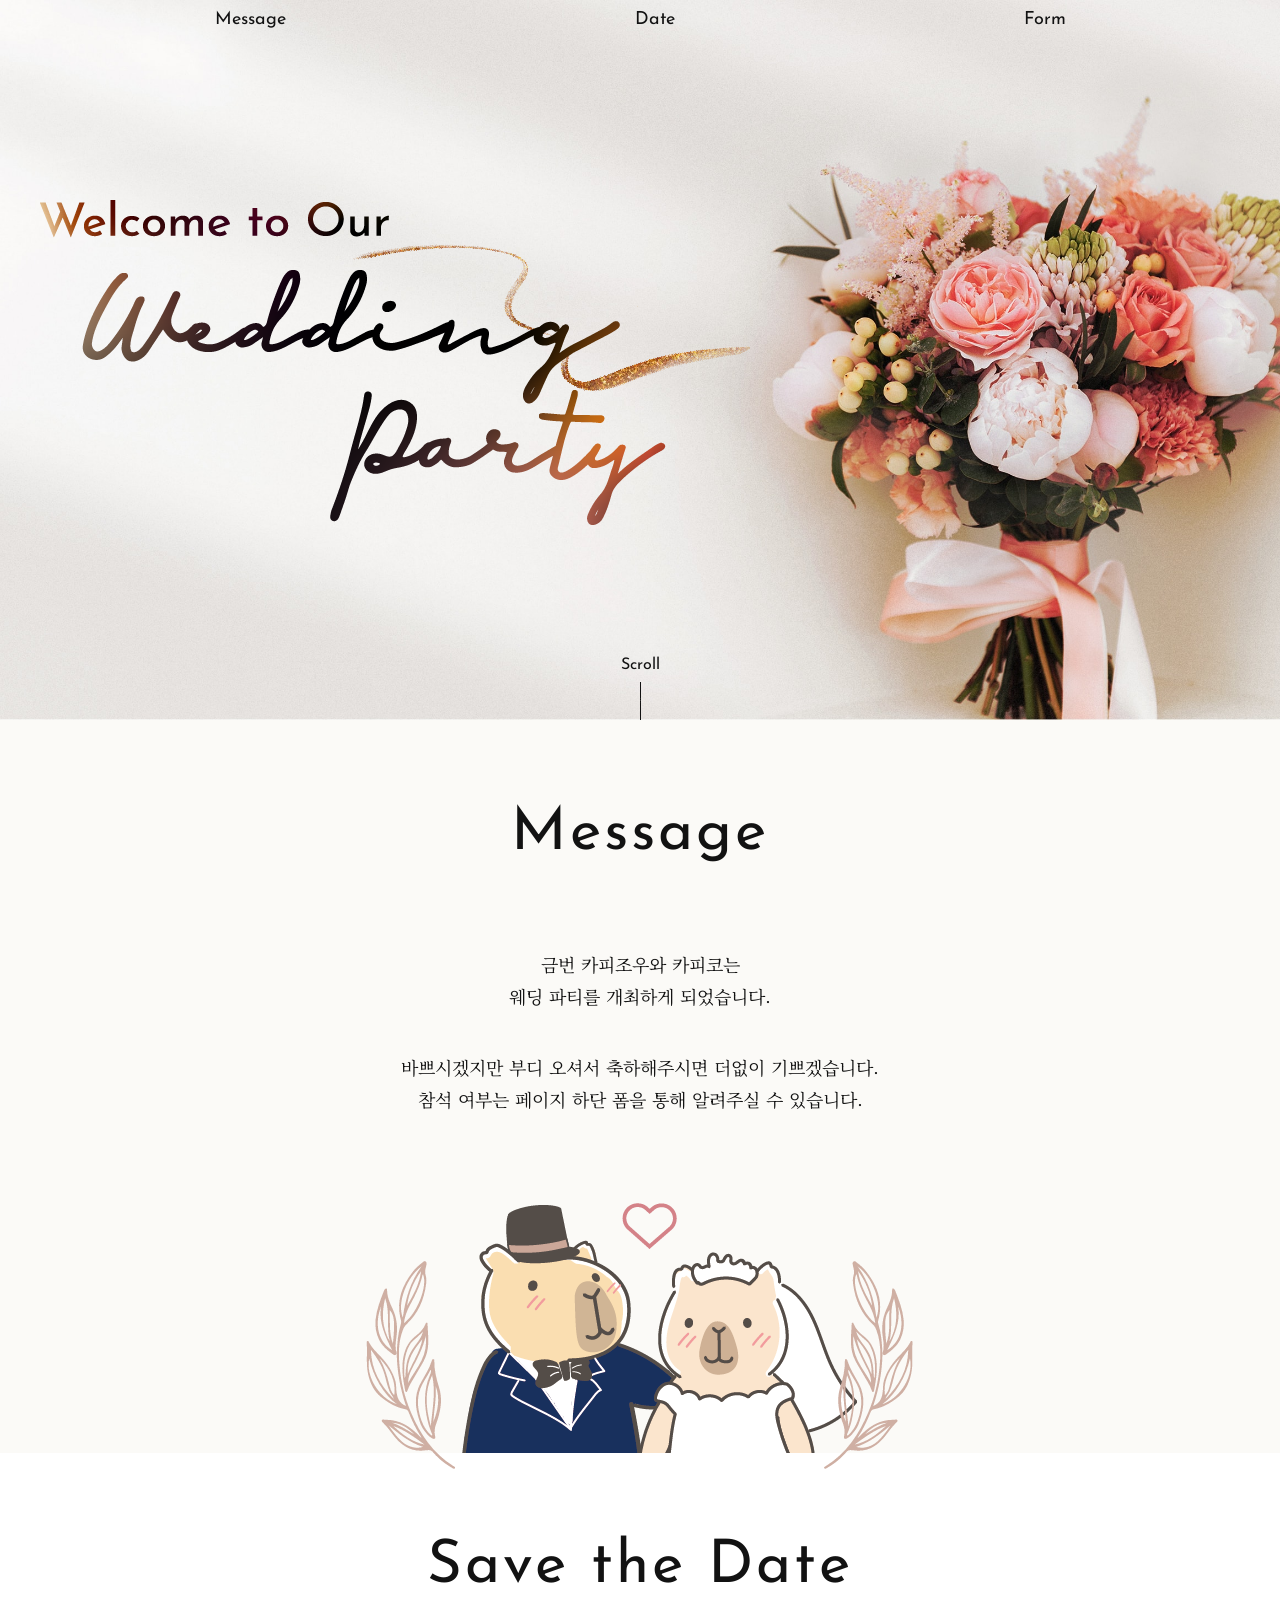
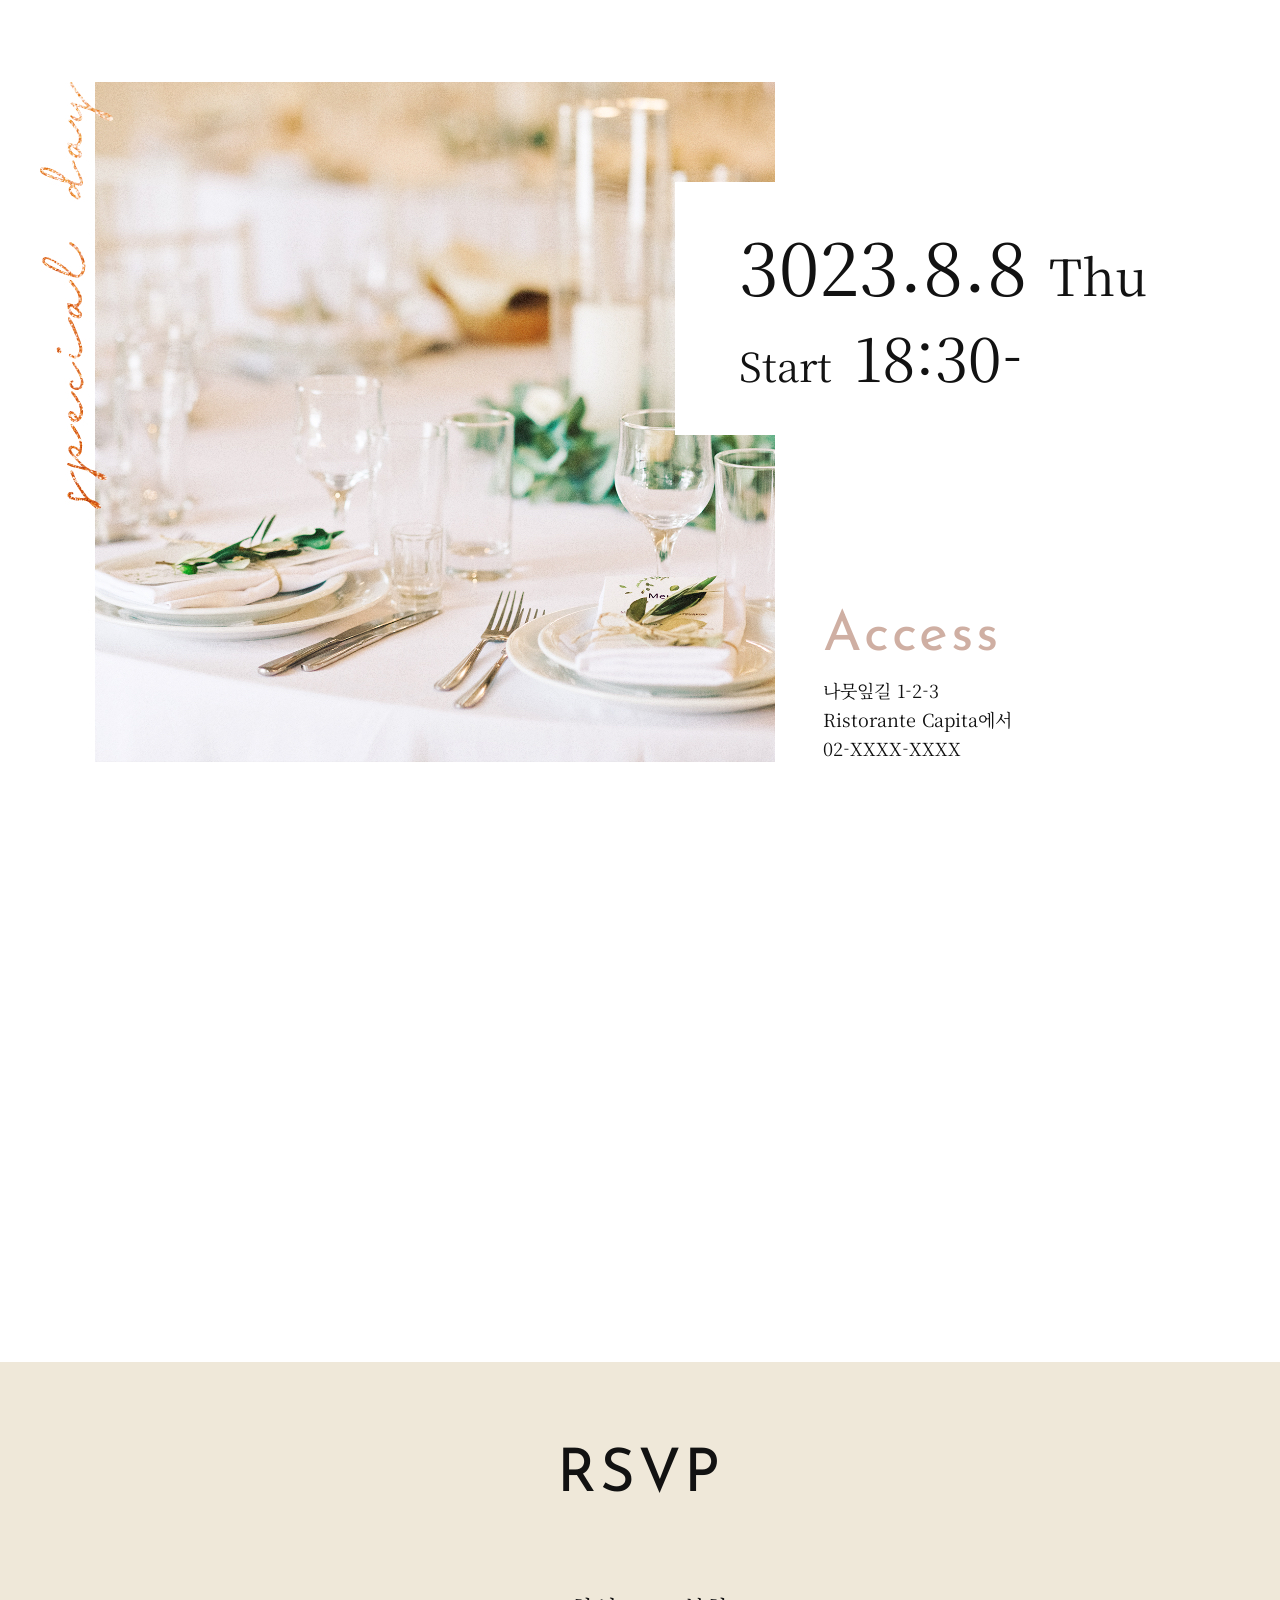
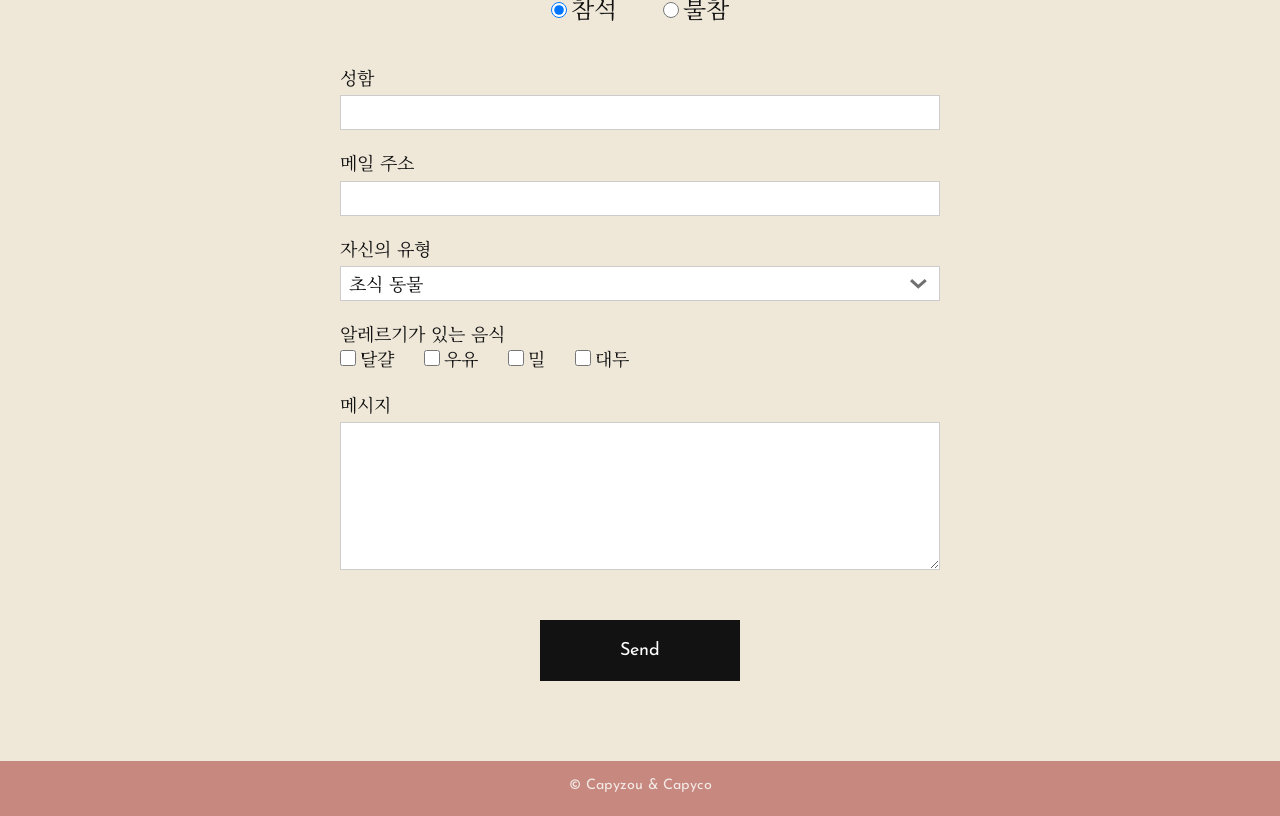
<file: work/index.html>
<!DOCTYPE html>
<html lang="ko">
  <head>
    <meta charset="UTF-8">
    <link rel="stylesheet" href="css/reset.css">
    <link rel="preconnect" href="https://fonts.googleapis.com">
    <link rel="preconnect" href="https://fonts.gstatic.com" crossorigin>
    <link href="https://fonts.googleapis.com/css2?family=Josefin+Sans&family=Noto+Serif+KR&display=swap" rel="stylesheet">
    <link rel="stylesheet" href="css/style.css">
    <title>Wedding Party Invitation</title>
  </head>
  <body>
    <header>
      <div class="innerWrap">
        <h1>
          <img src="images/hero_text.png" alt="Welcome to Our Wedding Party">
        </h1>
        <nav>
          <ul class="ffJosefin">
            <li><a href="#msgArea">Message</a></li>
            <li><a href="#dateArea">Date</a></li>
            <li><a href="#formArea">Form</a></li>
          </ul>
        </nav>
        <p class="scroll ffJosefin">Scroll<br><img src="images/bar.png" alt=""></p>
      </div>
    </header>
    <main>
      <section class="msgSec" id="msgArea">
        <div class="innerWrap">
          <h2 class="ffJosefin">Message</h2>
          <p>
            금번 카피조우와 카피코는<br>
            웨딩 파티를 개최하게 되었습니다.<br>
          </p>
          <p>
            바쁘시겠지만 부디 오셔서 축하해주시면 더없이 기쁘겠습니다.<br>
            참석 여부는 페이지 하단 폼을 통해 알려주실 수 있습니다.<br>
          </p>
          <p class="illust"><img src="images/message_img.png" alt="카피조우와 카피코"></p>
        </div>
      </section>
      <section class="dateSec" id="dateArea">
        <div class="innerWrap">
          <h2 class="ffJosefin">Save the Date</h2>
          <div class="layoutWrap">
            <p><img src="images/date_img.jpg" alt=""></p>
            <div>
              <p class="dateDetailSec">
                3023.8.8 <span class="word1">Thu</span><br>
                <span class="word2">Start</span> <span class="word3">18:30-</span>
              </p>
              <section class="accessSec">
                <h3 class="ffJosefin">Access</h3>
                <p>
                  나뭇잎길 1-2-3<br>
                  Ristorante Capita에서<br>
                  02-XXXX-XXXX<br>
                </p>
              </section>
            </div>
          </div>
        </div>
      </section>
      <section class="formSec" id="formArea">
        <div class="innerWrap">
          <h2 class="ffJosefin">RSVP</h2>
          <form action="" method="">
            <p class="attendRadio">
              <label><input type="radio" name="attend" value="참석" checked="checked">참석</label>
              <label><input type="radio" name="attend" value="불참">불참</label>
            </p>
            <p>
              성함<input type="text" name="user_name">
            </p>
            <p>
              메일 주소<input type="email" name="user_mail">
            </p>
            <p>
              자신의 유형
              <select name="user_type">
                <option value="초식 동물">초식 동물</option>
                <option value="육식 동물">육식 동물</option>
                <option value="인간">인간</option>
              </select>
            </p>
            <p class="allergyCheck">
              알레르기가 있는 음식<br>
              <label><input type="checkbox" name="allergy" value="달걀">달걀</label>
              <label><input type="checkbox" name="allergy" value="우유">우유</label>
              <label><input type="checkbox" name="allergy" value="밀">밀</label>
              <label><input type="checkbox" name="allergy" value="대두">대두</label>
            </p>
            <p>
              메시지
              <textarea name="message"></textarea>
            </p>
            <p class="submitBtn">
              <input type="submit" value="Send" class="ffJosefin">
            </p>
          </form>
        </div>
      </section>
    </main>
    <footer class="ffJosefin">
      <p><small>© Capyzou & Capyco</small></p>
    </footer>
  </body>
</html>
</file>
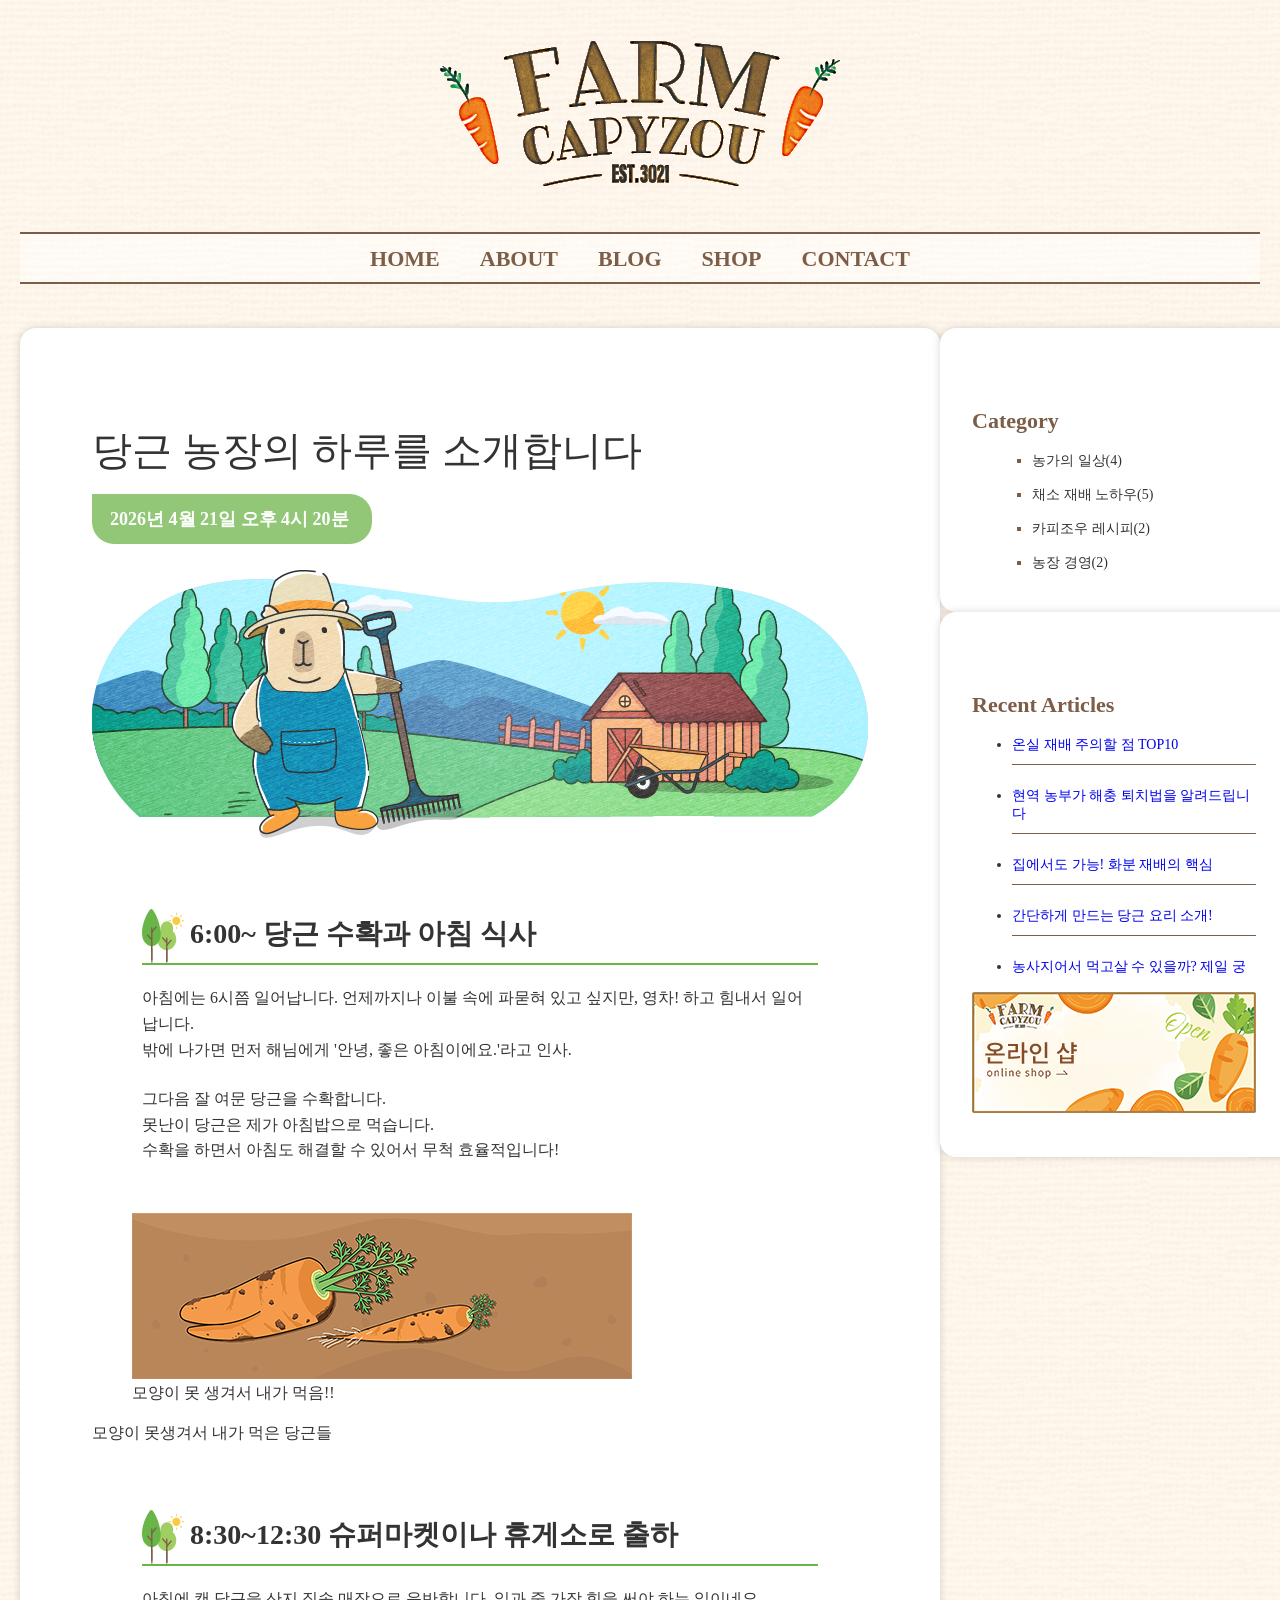
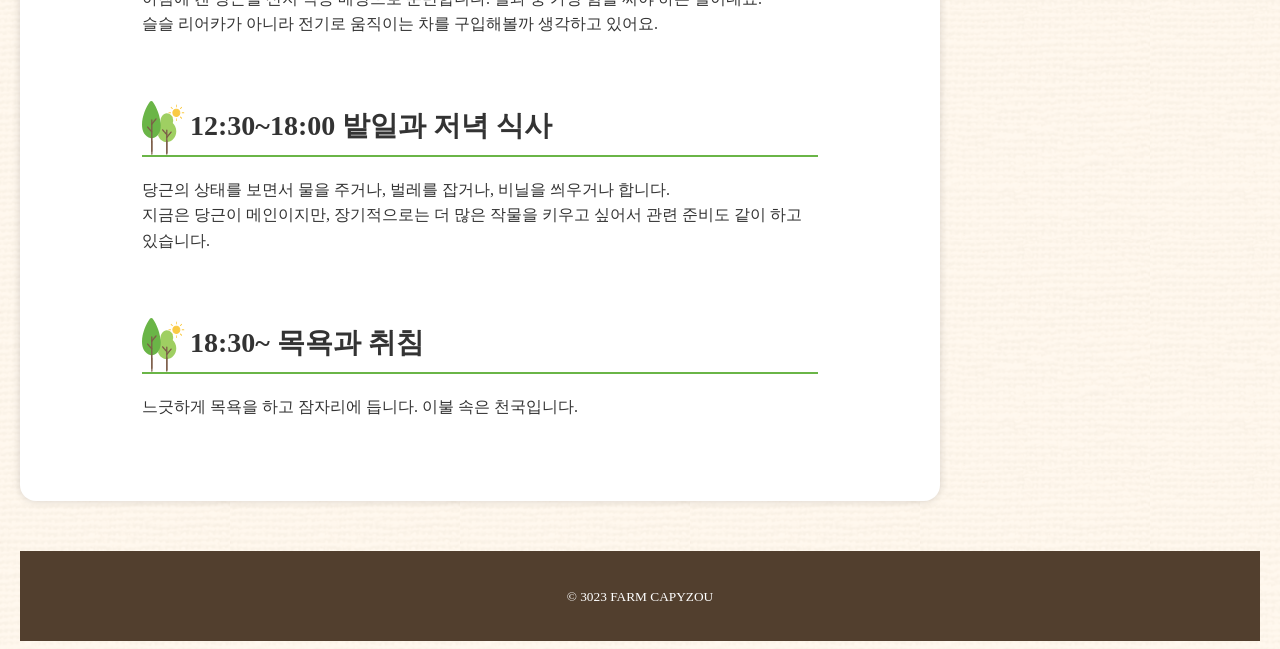
<file: capizou.html>
<!doctype html>
<html lang="ko">
  <head>
    <meta charset="UTF-8" />
    <link rel="stylesheet" href="./CSS/style.css" />
    <title>FARM CAPYZOU</title>
  </head>
  <body>
    <header>
      <h1><img src="./assets/logo.png" alt="FARM CAPYZOU" /></h1>
      <nav>
        <ul>
          <li><a href="#">HOME</a></li>
          <li><a href="#">ABOUT</a></li>
          <li><a href="#">BLOG</a></li>
          <li><a href="#">SHOP</a></li>
          <li><a href="#">CONTACT</a></li>
        </ul>
      </nav>
    </header>
    <div>
      <main>
        <article>
          <h2>당근 농장의 하루를 소개합니다</h2>
          <p class="postdate">
            <time datetime="2026-04-21T16:20">
              2026년 4월 21일 오후 4시 20분
            </time>
          </p>
          <p class="eyecatch">
            <!-- 사용자의 시선을 잡는 아이캐치 -->
            <img src="./assets/eyecatch.png" alt="농원에 있는 카피조우 그림" />
          </p>
          <section>
          <h3>6:00~ 당근 수확과 아침 식사</h3>
          <p>
            아침에는 6시쯤 일어납니다. 언제까지나 이불 속에 파묻혀 있고 싶지만,
            영차! 하고 힘내서 일어납니다.<br />밖에 나가면 먼저 해님에게 '안녕,
            좋은 아침이에요.'라고 인사.
          </p>

          <p>
            그다음 잘 여문 당근을 수확합니다.<br />
            못난이 당근은 제가 아침밥으로 먹습니다.<br />
            수확을 하면서 아침도 해결할 수 있어서 무척 효율적입니다!<br />
          </p>
          </section>
         
          <figure>
            <img src="./assets/carrots.png" alt="못난이 당근 그림" />
            <figcaption>모양이 못 생겨서 내가 먹음!!</figcaption>
          </figure>
          <p>모양이 못생겨서 내가 먹은 당근들</p>
          
          <section>
          <h3>8:30~12:30 슈퍼마켓이나 휴게소로 출하</h3>
          <p>
            아침에 캔 당근을 산지 직송 매장으로 운반합니다. 일과 중 가장 힘을
            써야 하는 일이네요.<br />슬슬 리어카가 아니라 전기로 움직이는 차를
            구입해볼까 생각하고 있어요.
          </p>
          </section>
          
          <section>
          <h3>12:30~18:00 밭일과 저녁 식사</h3>
          <p>
            당근의 상태를 보면서 물을 주거나, 벌레를 잡거나, 비닐을 씌우거나
            합니다.<br />지금은 당근이 메인이지만, 장기적으로는 더 많은 작물을
            키우고 싶어서 관련 준비도 같이 하고 있습니다.
          </p>
          </section>
          
          <section>
          <h3>18:30~ 목욕과 취침</h3>
          <p>느긋하게 목욕을 하고 잠자리에 듭니다. 이불 속은 천국입니다.</p>
          </section>
        </article>
      </main>

      <aside>
        <nav class="categoryNav">
          <h2>Category</h2>
          <ul>
            <li><a href="#">농가의 일상(4)</a></li>
            <li><a href="#">채소 재배 노하우(5)</a></li>
            <li><a href="#">카피조우 레시피(2)</a></li>
            <li><a href="#">농장 경영(2)</a></li>
          </ul>
        </nav>
        <nav class="recentNav">
        <h2>Recent Articles</h2>
        <ul>
          <li><a href="#">온실 재배 주의할 점 TOP10</a></li>
          <li><a href="#">현역 농부가 해충 퇴치법을 알려드립니다</a></li>
          <li><a href="#">집에서도 가능! 화분 재배의 핵심</a></li>
          <li><a href="#">간단하게 만드는 당근 요리 소개!</a></li>
          <li>
            <a href="#"
              >농사지어서 먹고살 수 있을까? 제일 궁금해하는 연 수입 대공개</a
            >
          </li>
          <li><a href="#">안녕하세요. FARM CAPYZOU입니다.</a></li>
        </ul>
        <p>
          <a href="#"
            ><img src="./assets/side_banner.png" alt="온라인 샵 배너"
          /></a>
        </p>
        </nav>
      </aside>
    </div>
    <footer>
      <p><small>© 3023 FARM CAPYZOU</small></p>
    </footer>
  </body>
</html>
</file>
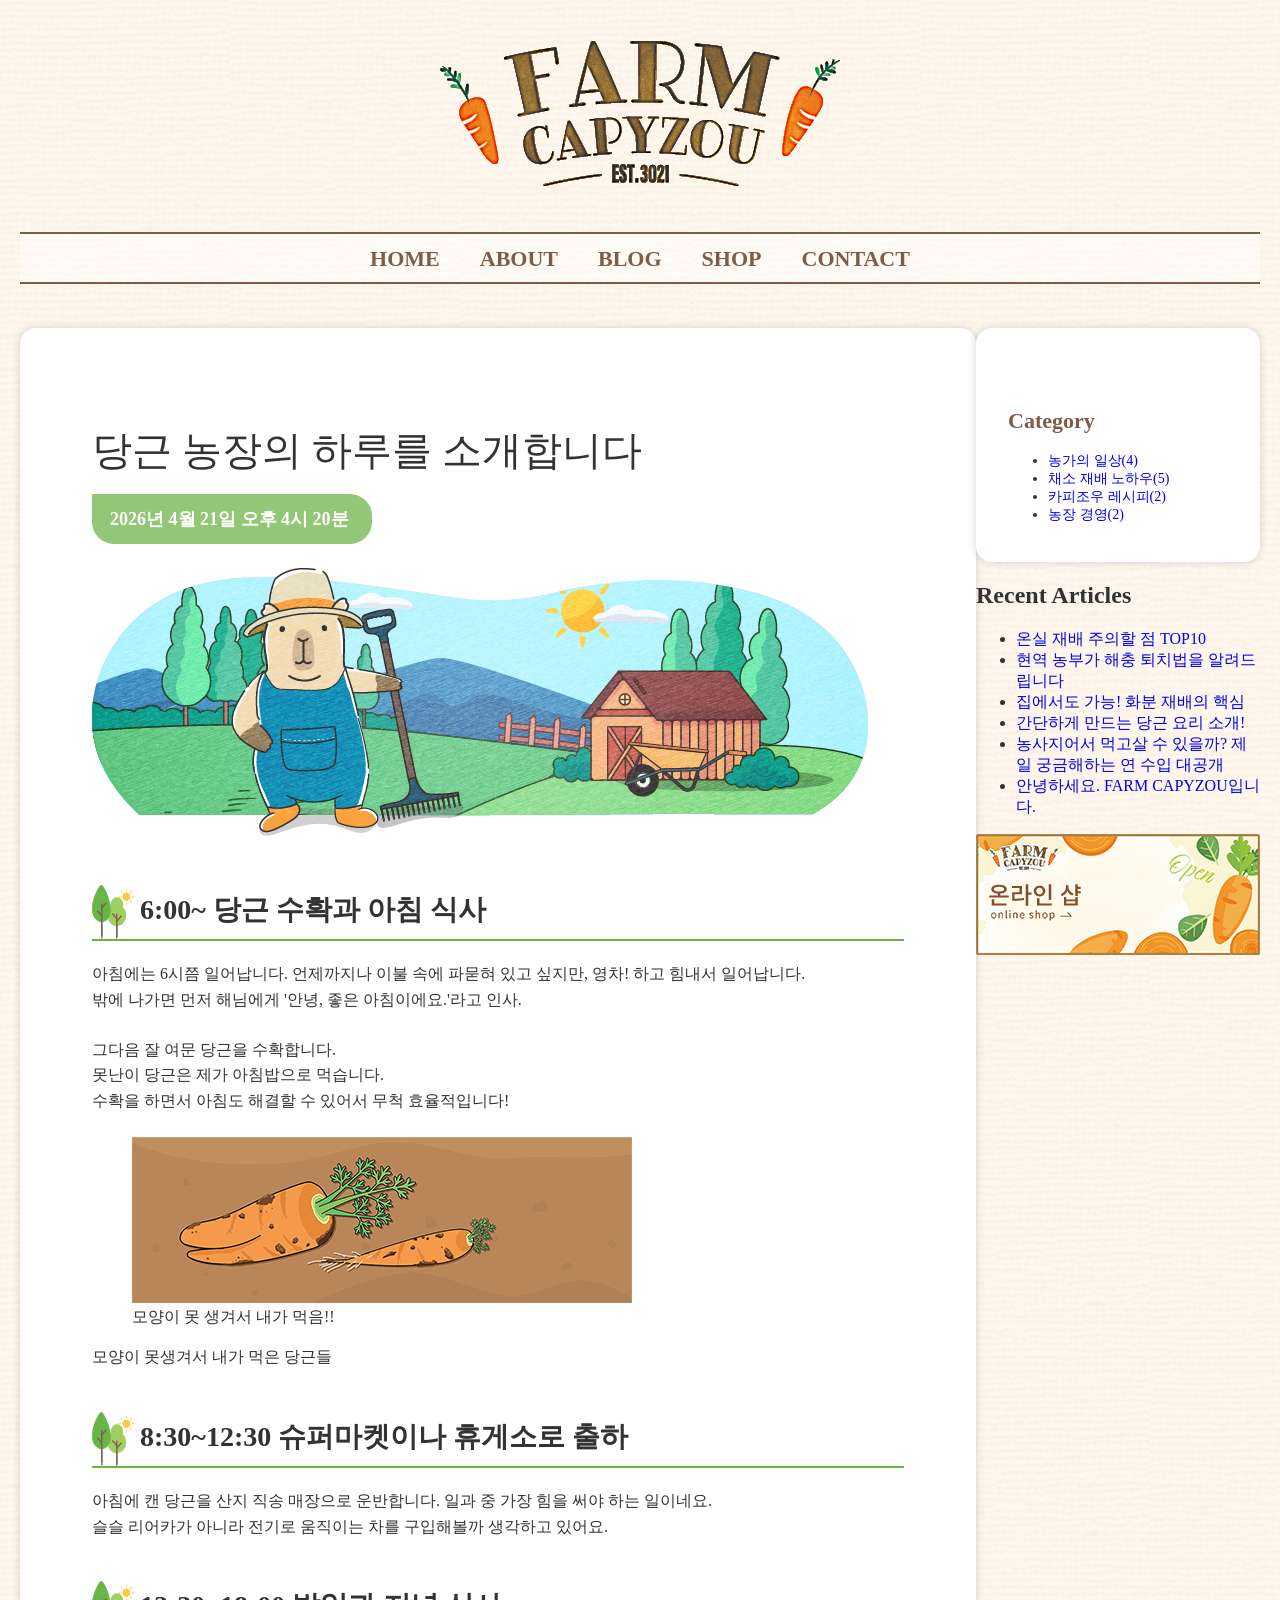
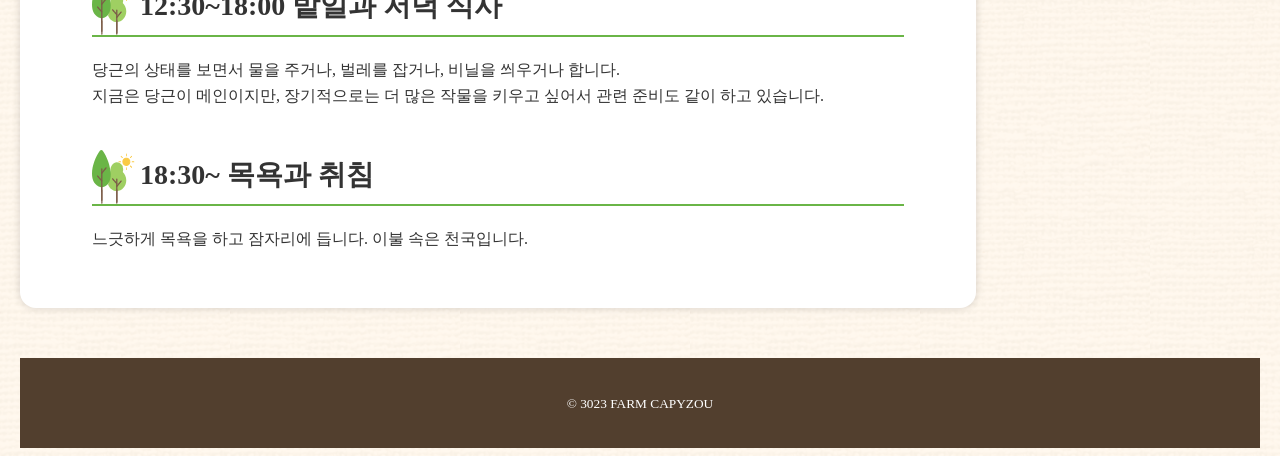
<file: code.html>
<!doctype html>
<html lang="ko">
  <head>
    <meta charset="UTF-8" />
    <link rel="stylesheet" href="./CSS/style.css" />
    <title>FARM CAPYZOU</title>
  </head>
  <body>
    <header>
      <h1><img src="./assets/logo.png" alt="FARM CAPYZOU" /></h1>
      <nav>
        <ul>
          <li><a href="#">HOME</a></li>
          <li><a href="#">ABOUT</a></li>
          <li><a href="#">BLOG</a></li>
          <li><a href="#">SHOP</a></li>
          <li><a href="#">CONTACT</a></li>
        </ul>
      </nav>
    </header>
    <div>
      <main>
        <article>
          <h2>당근 농장의 하루를 소개합니다</h2>
          <p>
            <time datetime="2026-04-21T16:20">
              2026년 4월 21일 오후 4시 20분
            </time>
          </p>
          <p>
            <img src="./assets/eyecatch.png" alt="농원에 있는 카피조우 그림" />
          </p>
          <h3>6:00~ 당근 수확과 아침 식사</h3>
          <p>
            아침에는 6시쯤 일어납니다. 언제까지나 이불 속에 파묻혀 있고 싶지만,
            영차! 하고 힘내서 일어납니다.<br />밖에 나가면 먼저 해님에게 '안녕,
            좋은 아침이에요.'라고 인사.
          </p>
          <p>
            그다음 잘 여문 당근을 수확합니다.<br />
            못난이 당근은 제가 아침밥으로 먹습니다.<br />
            수확을 하면서 아침도 해결할 수 있어서 무척 효율적입니다!<br />
          </p>
          <figure>
            <img src="./assets/carrots.png" alt="못난이 당근 그림" />
            <figcaption>모양이 못 생겨서 내가 먹음!!</figcaption>
          </figure>
          <p>모양이 못생겨서 내가 먹은 당근들</p>
          <h3>8:30~12:30 슈퍼마켓이나 휴게소로 출하</h3>
          <p>
            아침에 캔 당근을 산지 직송 매장으로 운반합니다. 일과 중 가장 힘을
            써야 하는 일이네요.<br />슬슬 리어카가 아니라 전기로 움직이는 차를
            구입해볼까 생각하고 있어요.
          </p>
          <h3>12:30~18:00 밭일과 저녁 식사</h3>
          <p>
            당근의 상태를 보면서 물을 주거나, 벌레를 잡거나, 비닐을 씌우거나
            합니다.<br />지금은 당근이 메인이지만, 장기적으로는 더 많은 작물을
            키우고 싶어서 관련 준비도 같이 하고 있습니다.
          </p>
          <h3>18:30~ 목욕과 취침</h3>
          <p>느긋하게 목욕을 하고 잠자리에 듭니다. 이불 속은 천국입니다.</p>
        </article>
      </main>

      <aside>
        <nav>
          <h2>Category</h2>
          <ul>
            <li><a href="#">농가의 일상(4)</a></li>
            <li><a href="#">채소 재배 노하우(5)</a></li>
            <li><a href="#">카피조우 레시피(2)</a></li>
            <li><a href="#">농장 경영(2)</a></li>
          </ul>
        </nav>
        <h2>Recent Articles</h2>
        <ul>
          <li><a href="#">온실 재배 주의할 점 TOP10</a></li>
          <li><a href="#">현역 농부가 해충 퇴치법을 알려드립니다</a></li>
          <li><a href="#">집에서도 가능! 화분 재배의 핵심</a></li>
          <li><a href="#">간단하게 만드는 당근 요리 소개!</a></li>
          <li>
            <a href="#"
              >농사지어서 먹고살 수 있을까? 제일 궁금해하는 연 수입 대공개</a
            >
          </li>
          <li><a href="#">안녕하세요. FARM CAPYZOU입니다.</a></li>
        </ul>
        <p>
          <a href="#"
            ><img src="./assets/side_banner.png" alt="온라인 샵 배너"
          /></a>
        </p>
      </aside>
    </div>
    <footer>
      <p><small>© 3023 FARM CAPYZOU</small></p>
    </footer>
  </body>
</html>
</file>
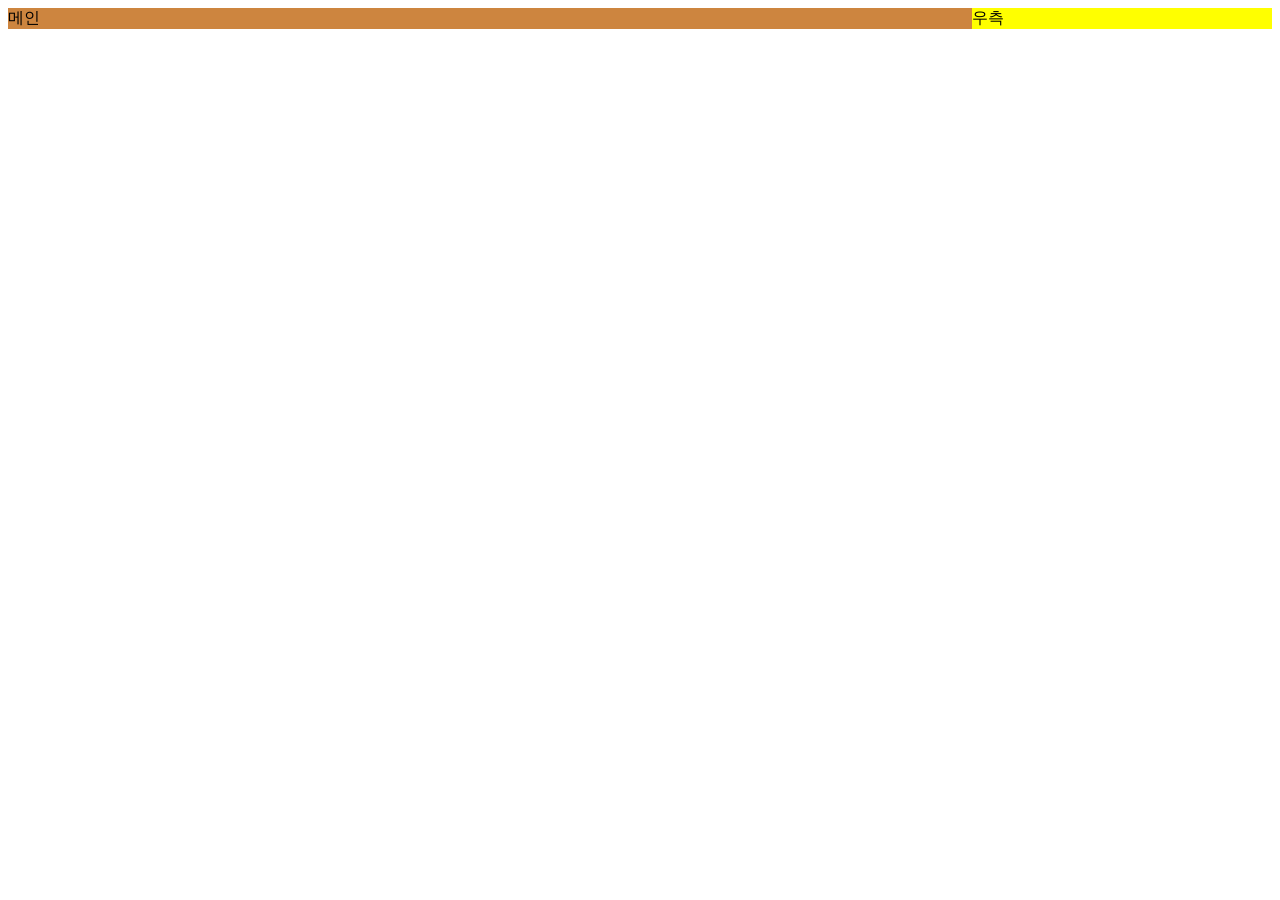
<file: new.html>
<!DOCTYPE html>
<html lang="en">
<head>
    <meta charset="UTF-8">
    <meta name="viewport" content="width=device-width, initial-scale=1.0">
    <style>
        .container{
            display: flex;
        }
        .content {
            flex-basis: 920px;
            background-color: peru;
            flex-grow: 1;
        
            /* 빠지면 안됨. 늘거나 줄거나 허락을 해주는 코드 */
        }
        .sidebar {
            flex-basis: 300px;
            background-color: yellow;
        }
    </style>
    <title>Document</title>
</head>
<body>
    <div class="container">
      <main class="content">메인</main>
      <aside class="sidebar">우측</aside>
    </div>
</body>
</html>
</file>
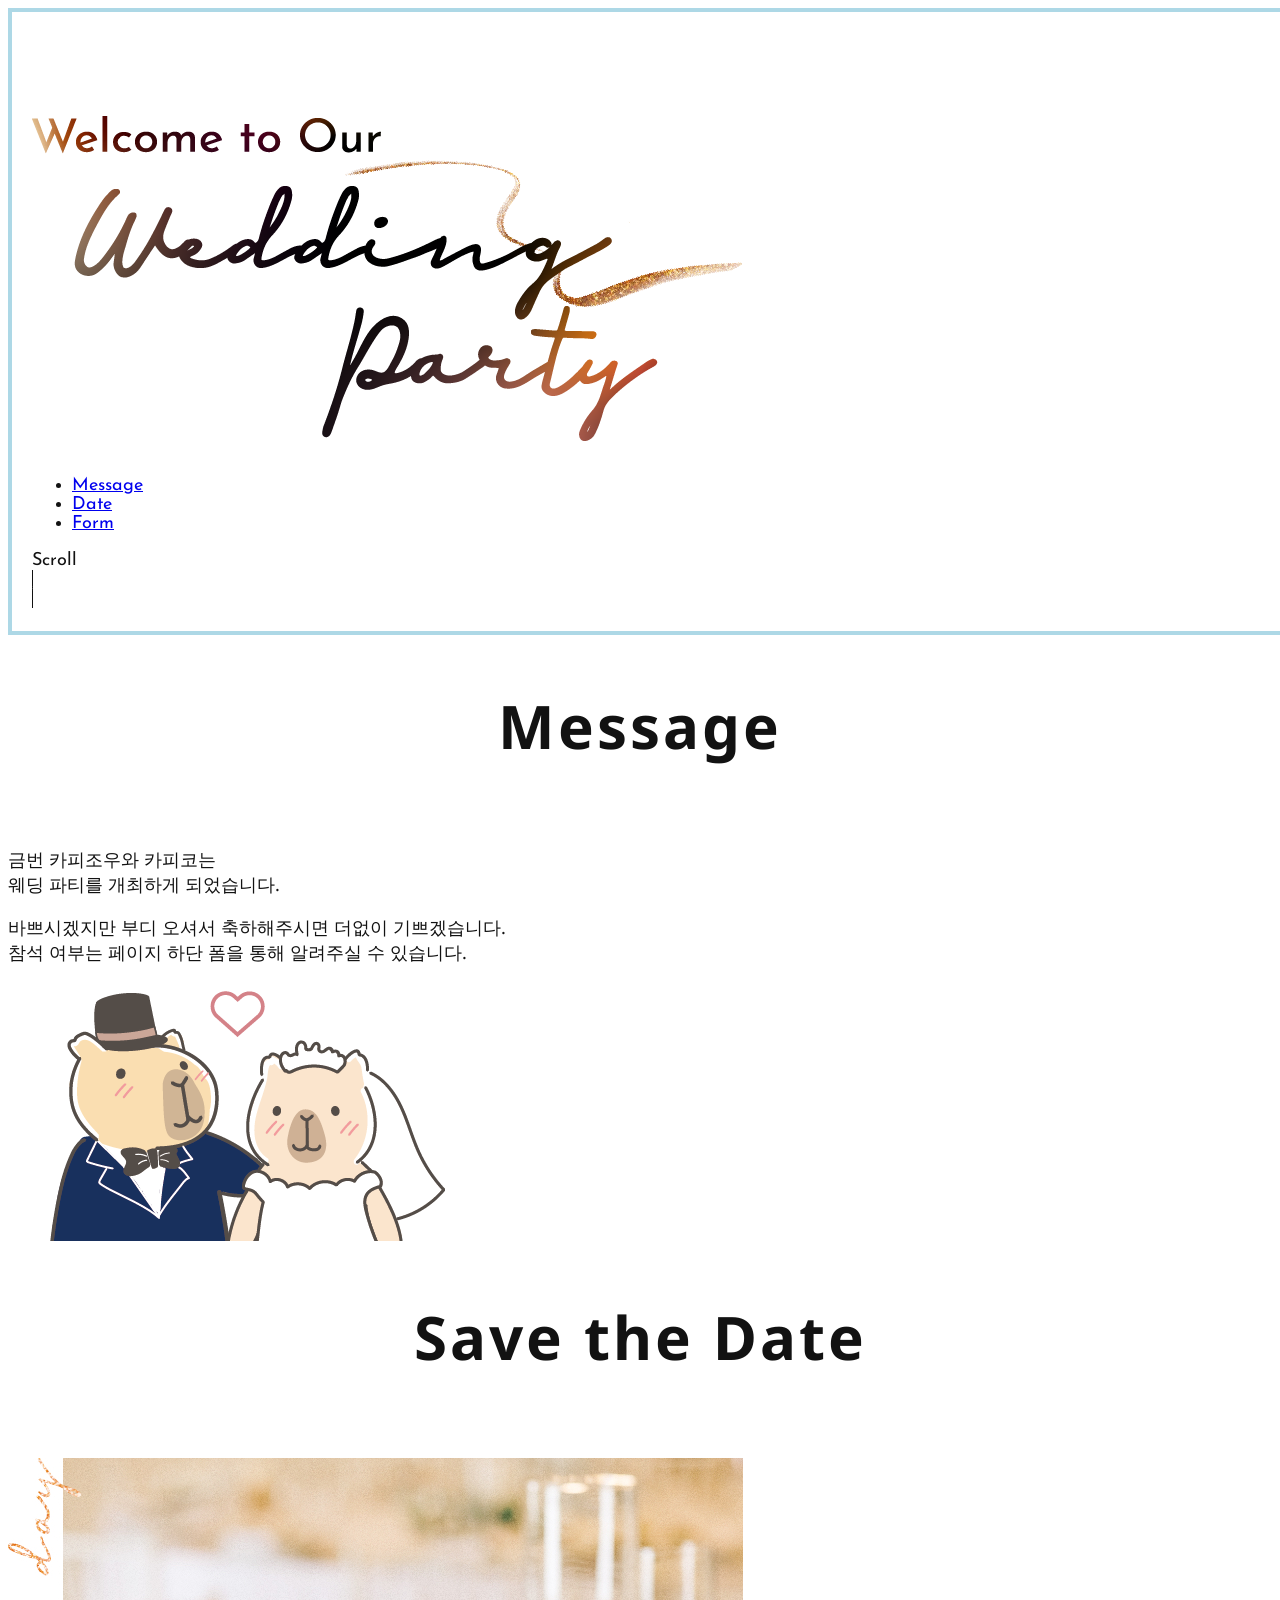
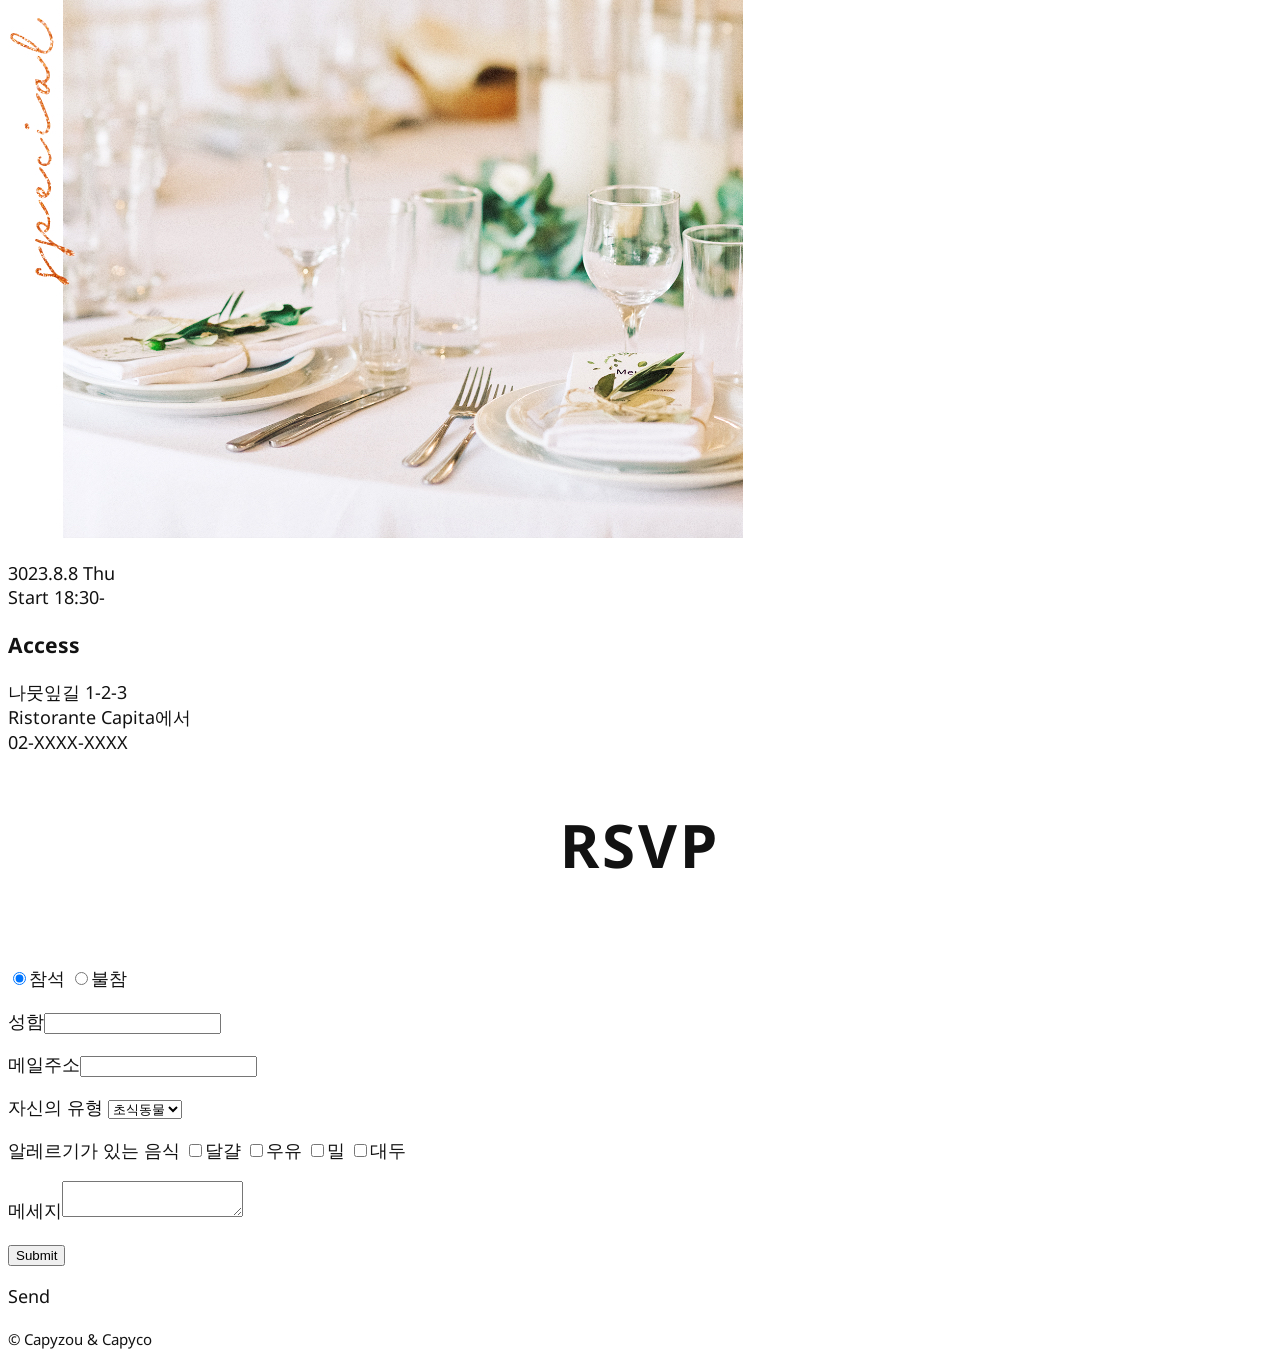
<file: rayout.html>
<!DOCTYPE html>
<html lang="ko">
  <head>
    <meta charset="UTF-8">
    <link rel="stylesheet" href="./CSS/rayout.css"/>
    <title>Wedding Party Invitation</title>
  </head>
  <body>
    <header>
      <div class="innerWrap">
        <h1>
        <img src="./assets/hero_text.png" alt="Welcome to Our Wedding Party">
      </h1>
      <nav>
        <ul class="ffJosefin">
          <li><a href="#msgArea">Message</a></li>
          <li><a href="#dateArea">Date</a></li>
          <li><a href="#formArea">Form</a></li>
        </ul>
      </nav>
      <p class="ffJosefin">Scroll<br><img src="./assets/bar.png" alt=""></p>
      </div>
    </header>
    <main>
      <section class="msgSec" id="msgArea">
       <div class="">
         <h2>Message</h2>
        <p>
          금번 카피조우와 카피코는<br>
          웨딩 파티를 개최하게 되었습니다.<br>
        </p>
        <p>
          바쁘시겠지만 부디 오셔서 축하해주시면 더없이 기쁘겠습니다.<br>
          참석 여부는 페이지 하단 폼을 통해 알려주실 수 있습니다.<br>
        </p>
        <p><img src="./assets/message_img.png" alt="카피조우와 카피코"></p>
       </div>
      </section>
      <section class="dateSec" id="dateArea">
        <div class="">
          <h2>Save the Date</h2>
        <p><img src="./assets/date_img.jpg" alt=""></p>
        <p>
          3023.8.8 Thu<br>
          Start 18:30-
        </p>
        <section>
          <h3>Access</h3>
          <p>
            나뭇잎길 1-2-3<br>
            Ristorante Capita에서<br>
            02-XXXX-XXXX<br>
          </p>
        </div>
        </section>
      </section>
      <section class="formSec" id="formArea">
        <h2>RSVP</h2>
       <form action="">
        <p>
          <input type="radio" name="attend" value="참석" checked="checked">참석
          <input type="radio" name="attend">불참
        </p>
        <p>성함<input type="text" name="user_name"></p>
        <p>메일주소<input type="email" name="user_email"></p>
        <!---email입력란에 다른거 입력 못하게 -->

        <!-- <label>메일주소</label><input type="text"> -->
        <p>
          자신의 유형
          <select name="user_type">
            <option value="초식동물">초식동물</option>
            <option value="육식동물">육식동물</option>
            <option value="인간">인간</option>
          </select>
        </p>
        <!-- <select>
          <option>초식동물</option>
          <option>육식동물</option>
          <option>인간</option>
        </select> -->
        <p>
          알레르기가 있는 음식
          <input type="checkbox" name="allergy" value="달걀">달걀
          <input type="checkbox" name="allergy" value="우유">우유
          <input type="checkbox" name="allergy" value="밀">밀
          <input type="checkbox" name="allergy" value="대두">대두
        </p>

        <!-- <p>알레르기 있는 음식
        <select multiple="multiple">
          <option>달걀</option>
          <option>우유</option>
          <option>밀</option>
          <option>대두</option> 
        </p> </select> -->
        
        <p>메세지<textarea name="Message"></textarea></p>
        <p><input type="submit" name="Send"></p>
       </form>
        Send
      </section>
    </main>
    <footer>
      <p><small>© Capyzou & Capyco</small></p>
    </footer>
  </body>
</html>
</file>
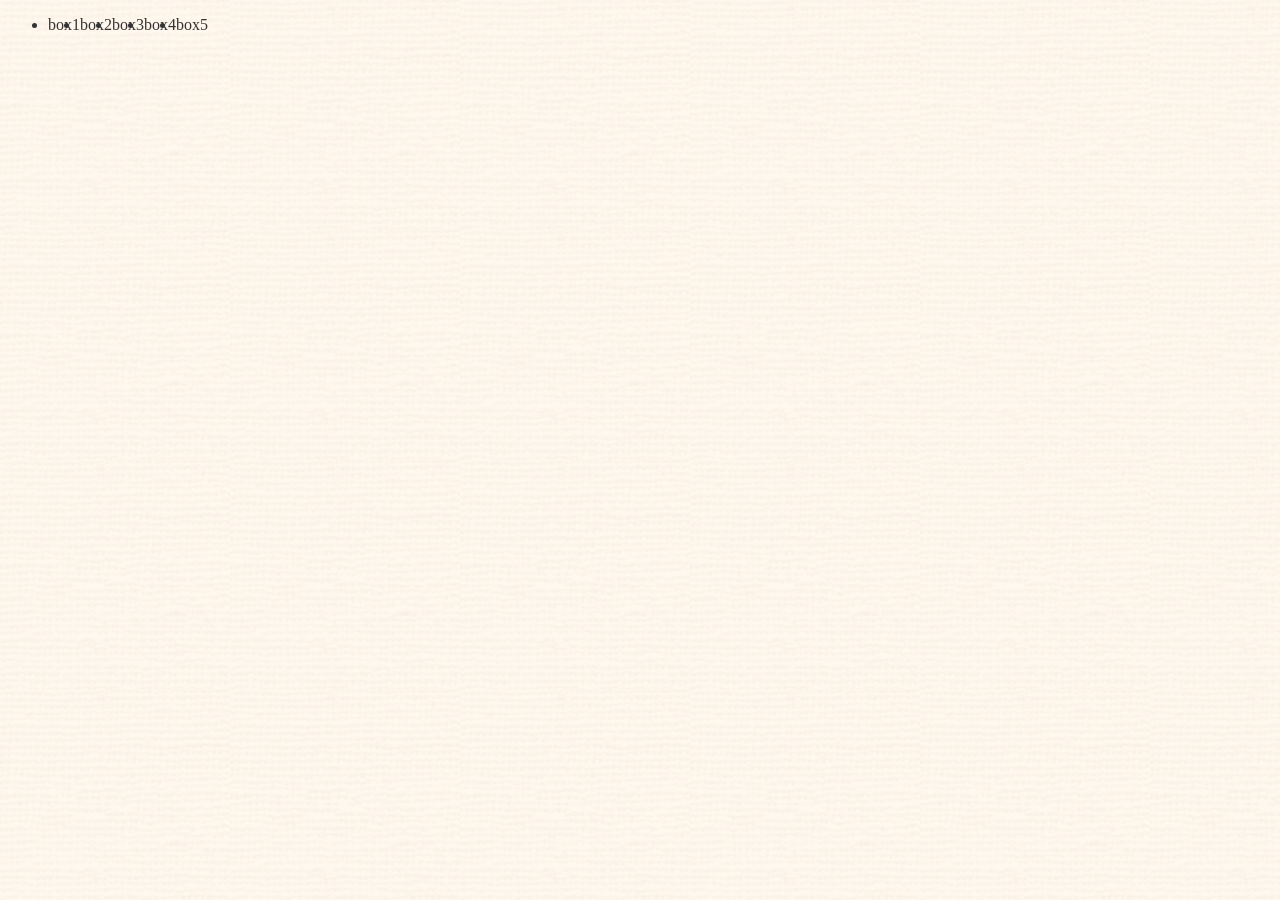
<file: test.html>
<!doctype html>
<html lang="ko">
  <head>
    <meta charset="UTF-8" />
    <meta name="viewport" content="width=device-width, initial-scale=1.0" />
    <link rel="stylesheet" href="./CSS/style.css" />
    <title>Document</title>
    <style>
      ul {
        display: flex;
      }
    </style>
  </head>
  <body>
    <ul>
      <li>box1</li>
      <li>box2</li>
      <li>box3</li>
      <li>box4</li>
      <li>box5</li>
    </ul>
  </body>
</html>
</file>
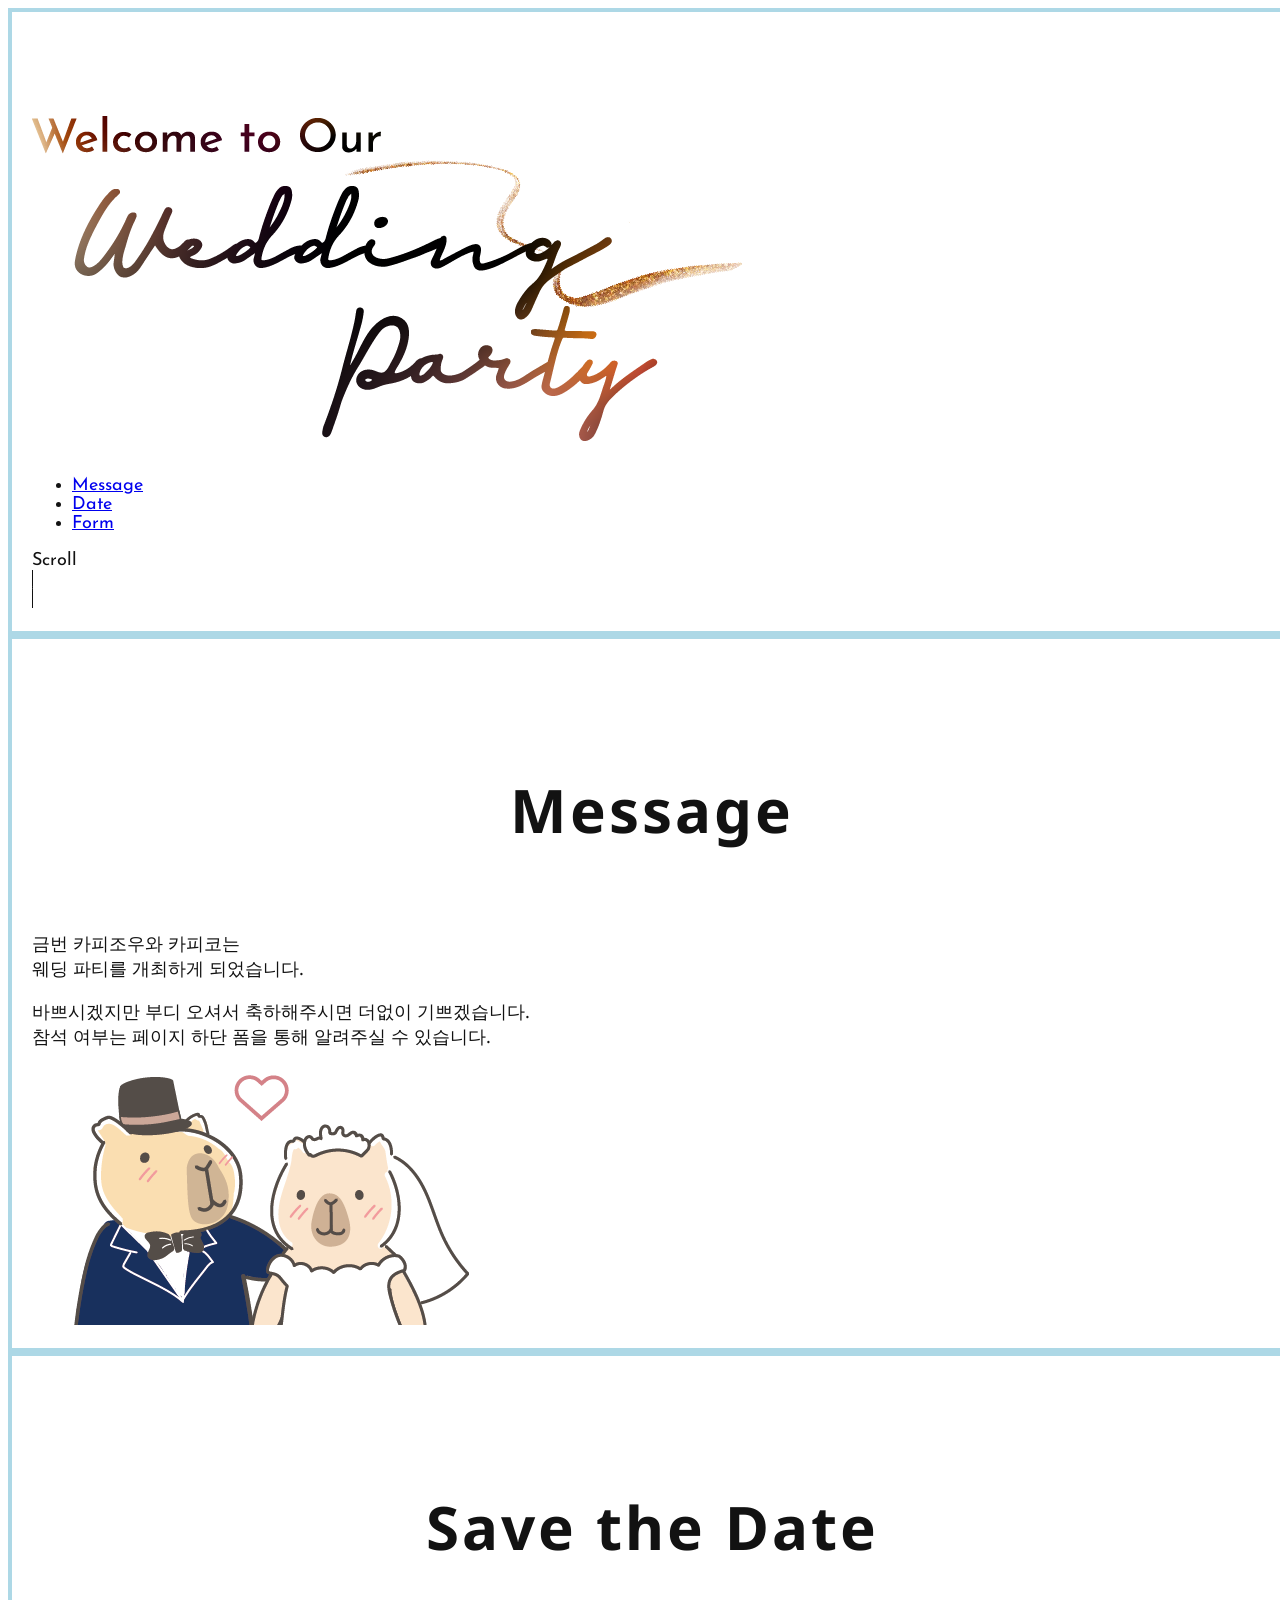
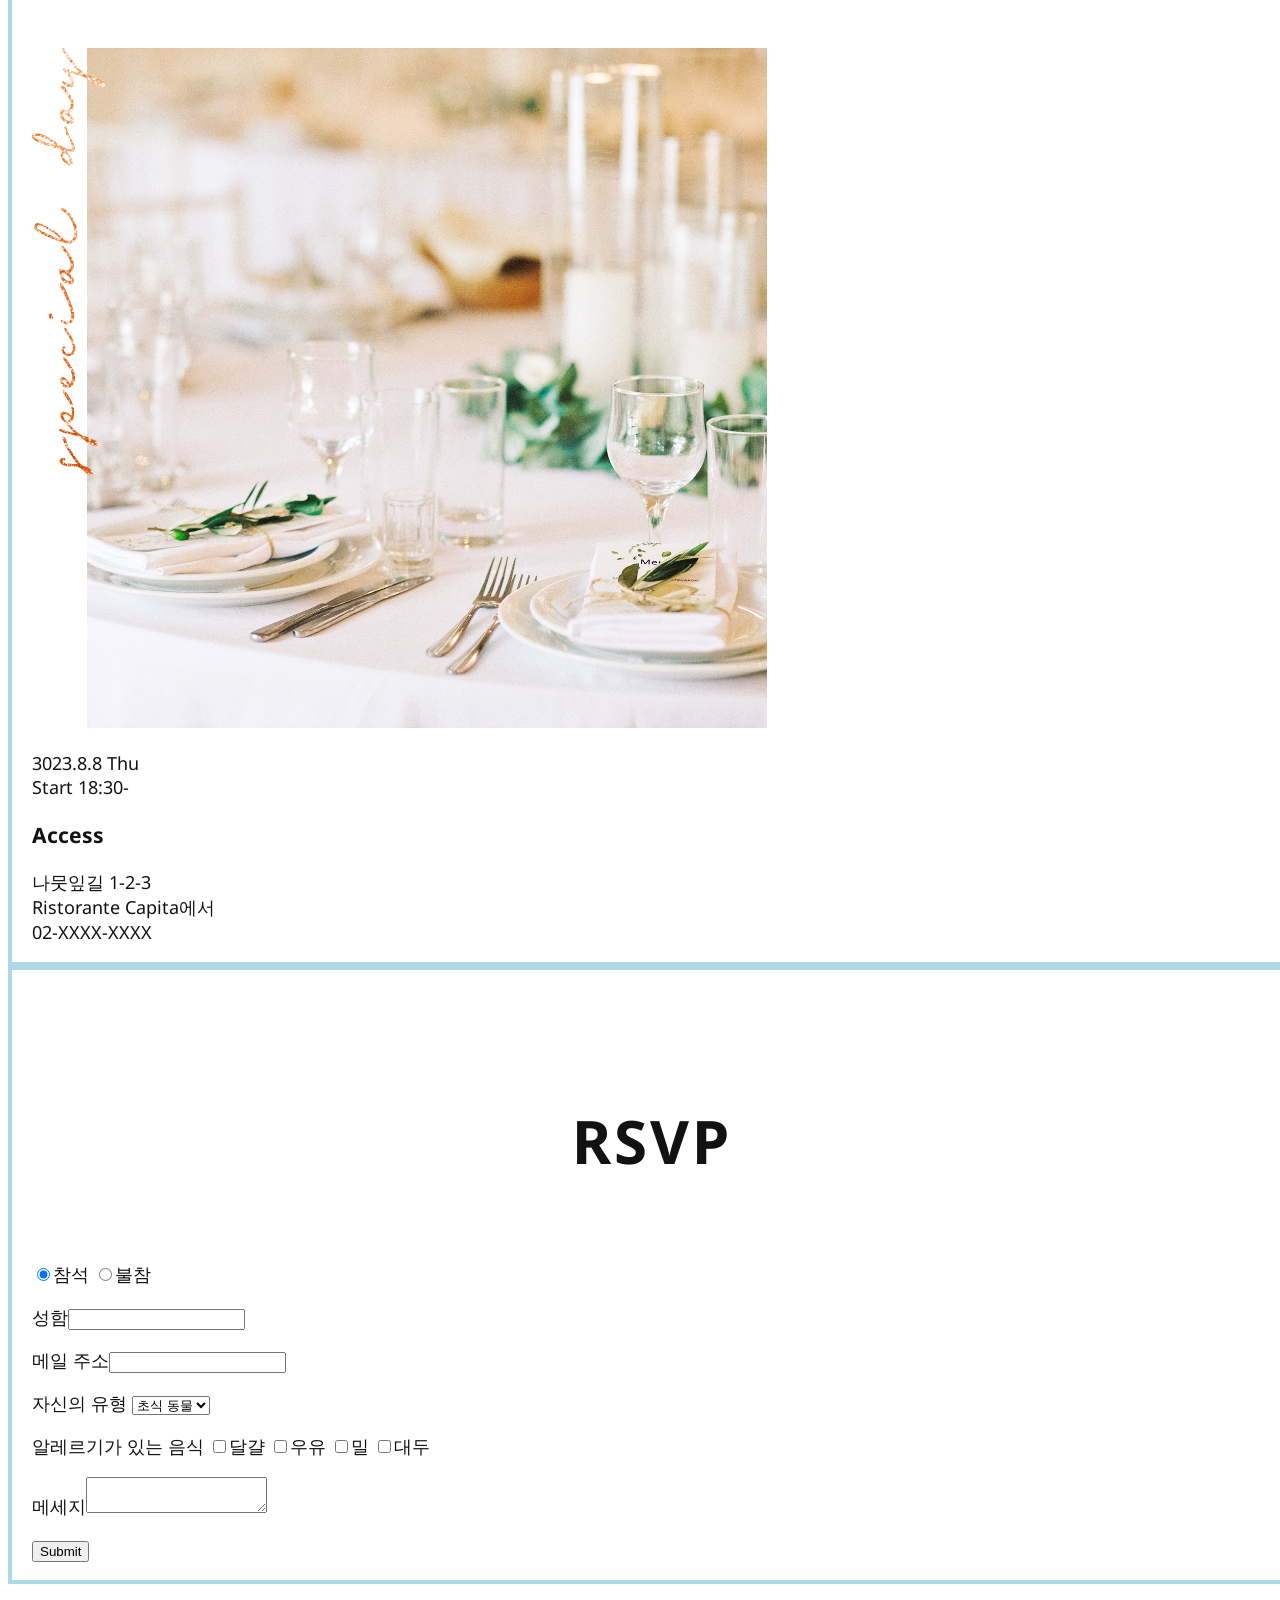
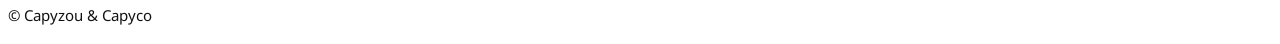
<file: wedding.html>
<!doctype html>
<html lang="ko">
  <head>
    <meta charset="UTF-8" />
    <link rel="stylesheet" href="./CSS/rayout.css" />
    <title>Wedding Party Invitation</title>
  </head>
  <body>
    <header>
      <div class="innerWrap">
        <h1>
          <img
            src="./assets/hero_text.png"
            alt="Welcome to Our Wedding Party"
          />
        </h1>
        <nav>
          <ul class="ffJosefin">
            <li><a href="#msgArea">Message</a></li>
            <li><a href="#dateArea">Date</a></li>
            <li><a href="#formArea">Form</a></li>
          </ul>
        </nav>
        <p class="ffJosefin">
          Scroll<br /><img src="./assets/bar.png" alt="" />
        </p>
      </div>
    </header>
    <main>
      <section class="msgSec" id="msgArea">
        <div class="innerWrap">
          <h2>Message</h2>
          <p>
            금번 카피조우와 카피코는<br />
            웨딩 파티를 개최하게 되었습니다.<br />
          </p>
          <p>
            바쁘시겠지만 부디 오셔서 축하해주시면 더없이 기쁘겠습니다.<br />
            참석 여부는 페이지 하단 폼을 통해 알려주실 수 있습니다.<br />
          </p>
          <p><img src="./assets/message_img.png" alt="카피조우와 카피코" /></p>
        </div>
      </section>
      <section class="dateSec" id="dateArea">
        <div class="innerWrap">
          <h2>Save the Date</h2>
        <p><img src="./assets/date_img.jpg" alt="" /></p>
        <p>
          3023.8.8 Thu<br />
          Start 18:30-
        </p>
        <section>
          <h3>Access</h3>
          <p>
            나뭇잎길 1-2-3<br />
            Ristorante Capita에서<br />
            02-XXXX-XXXX<br />
          </p>
        </div>
        </section>
      </section>
      <section class="formSec" id="formArea">
        <div class="innerWrap">
          <h2>RSVP</h2>
        <form action="">
          <p>
            <input
              type="radio"
              name="attend"
              value="참석"
              checked="checked"
            />참석 <input type="radio" name="attend" value="불참" />불참
          </p>
          <p>성함<input type="text" name="user_name" /></p>
          <p>메일 주소<input type="email" name="user_email" /></p>
          <p>
            자신의 유형
            <select name="user_type">
              <option value="초식 동물">초식 동물</option>
              <option value="육식 동물">육식 동물</option>
              <option value="인간">인간</option>
            </select>
          </p>
          <p>
            알레르기가 있는 음식
            <input type="checkbox" name="allergy" value="달걀" />달걀
            <input type="checkbox" name="allergy" value="우유" />우유
            <input type="checkbox" name="allergy" value="밀" />밀
            <input type="checkbox" name="allergy" value="대두" />대두
          </p>
          <p>메세지<textarea name="message"></textarea></p>
          <p><input type="submit" name="Send" /></p>
        </form>
        </div>
      </section>
    </main>
    <footer>
      <p><small>© Capyzou & Capyco</small></p>
    </footer>
  </body>
</html>
</file>
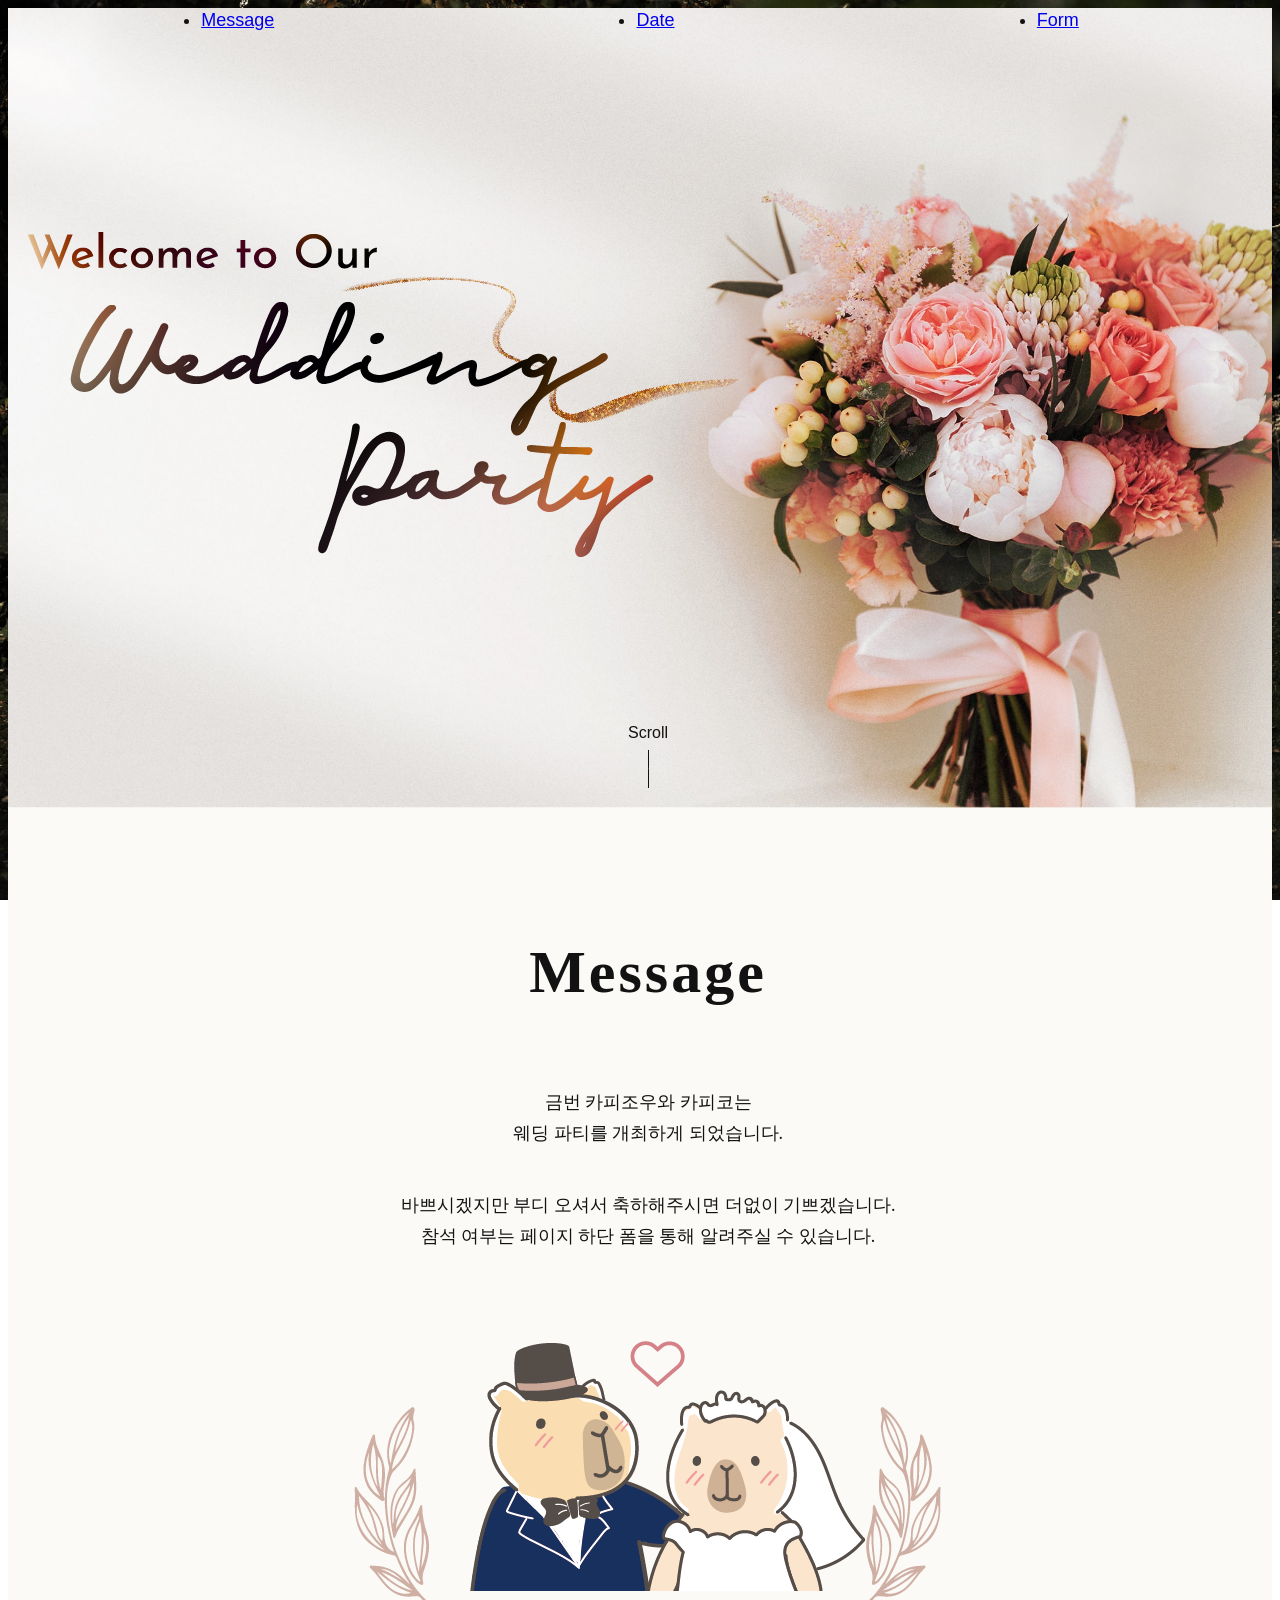
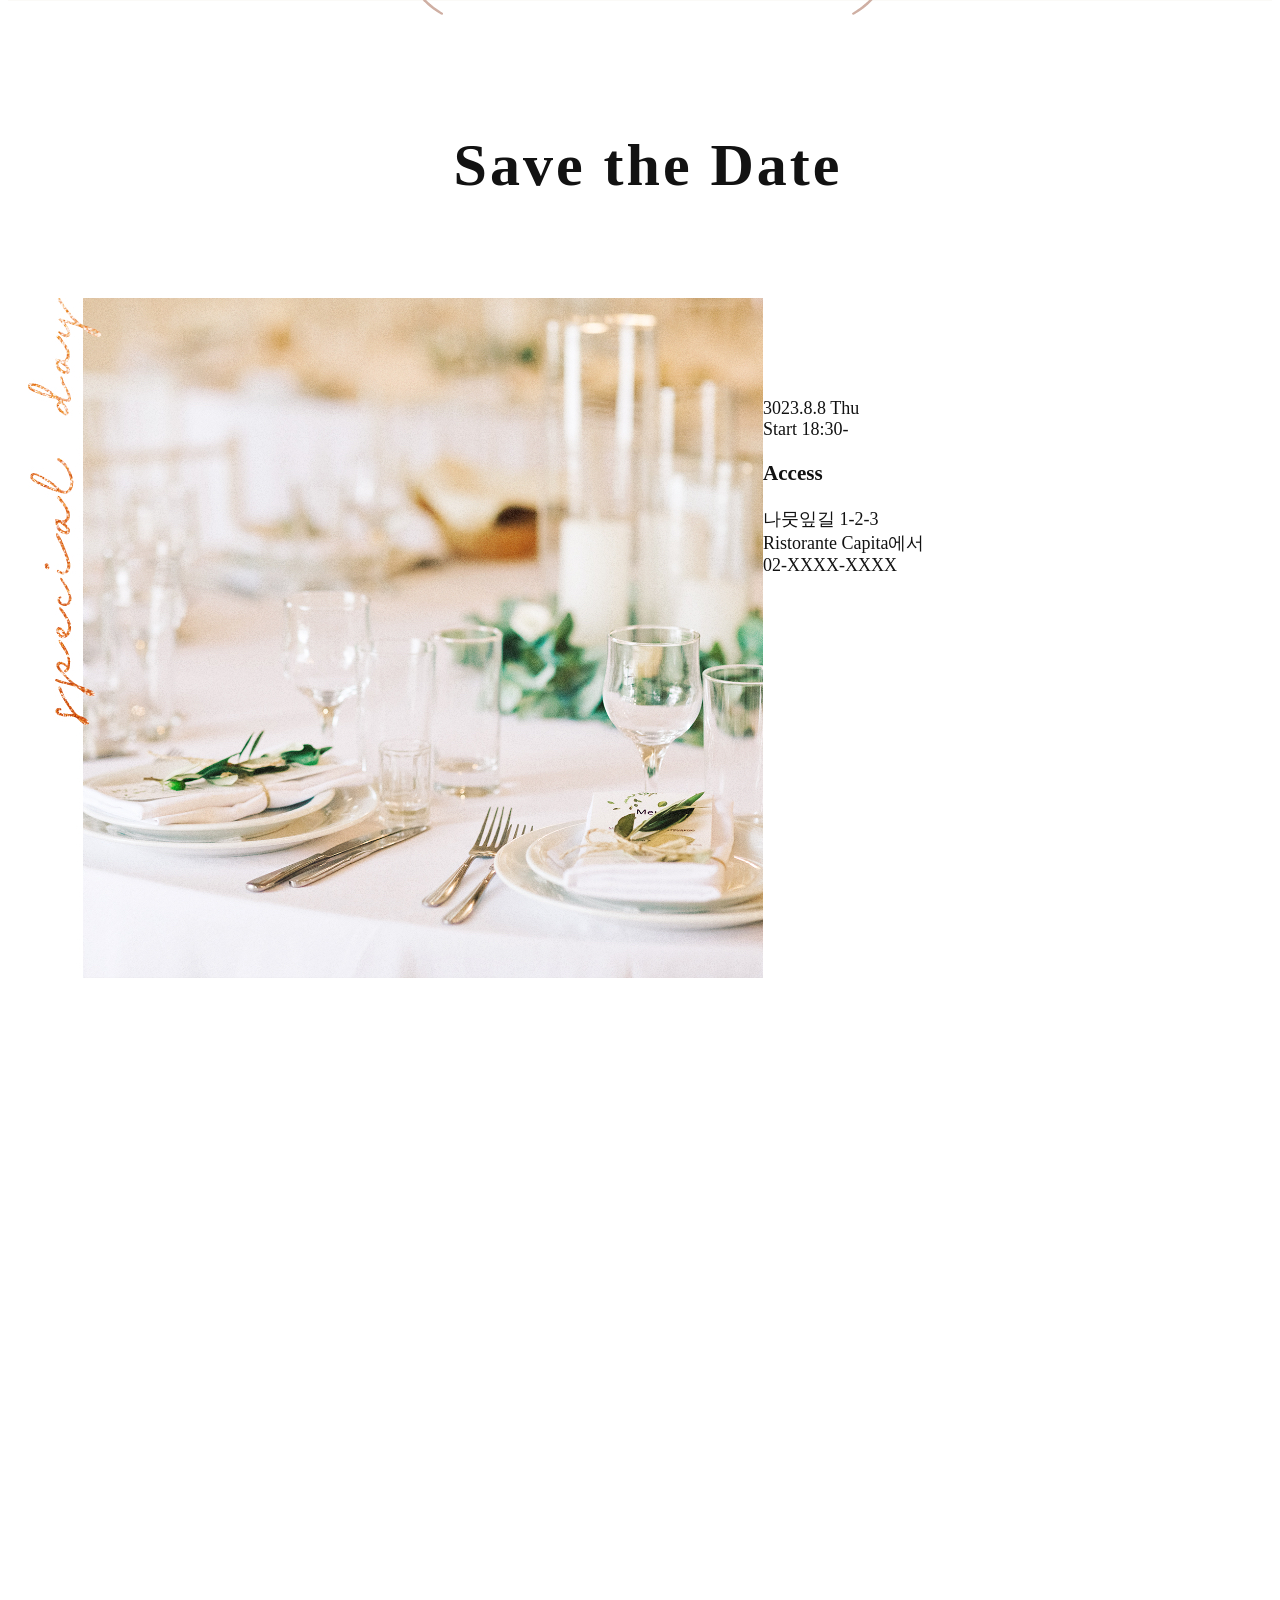
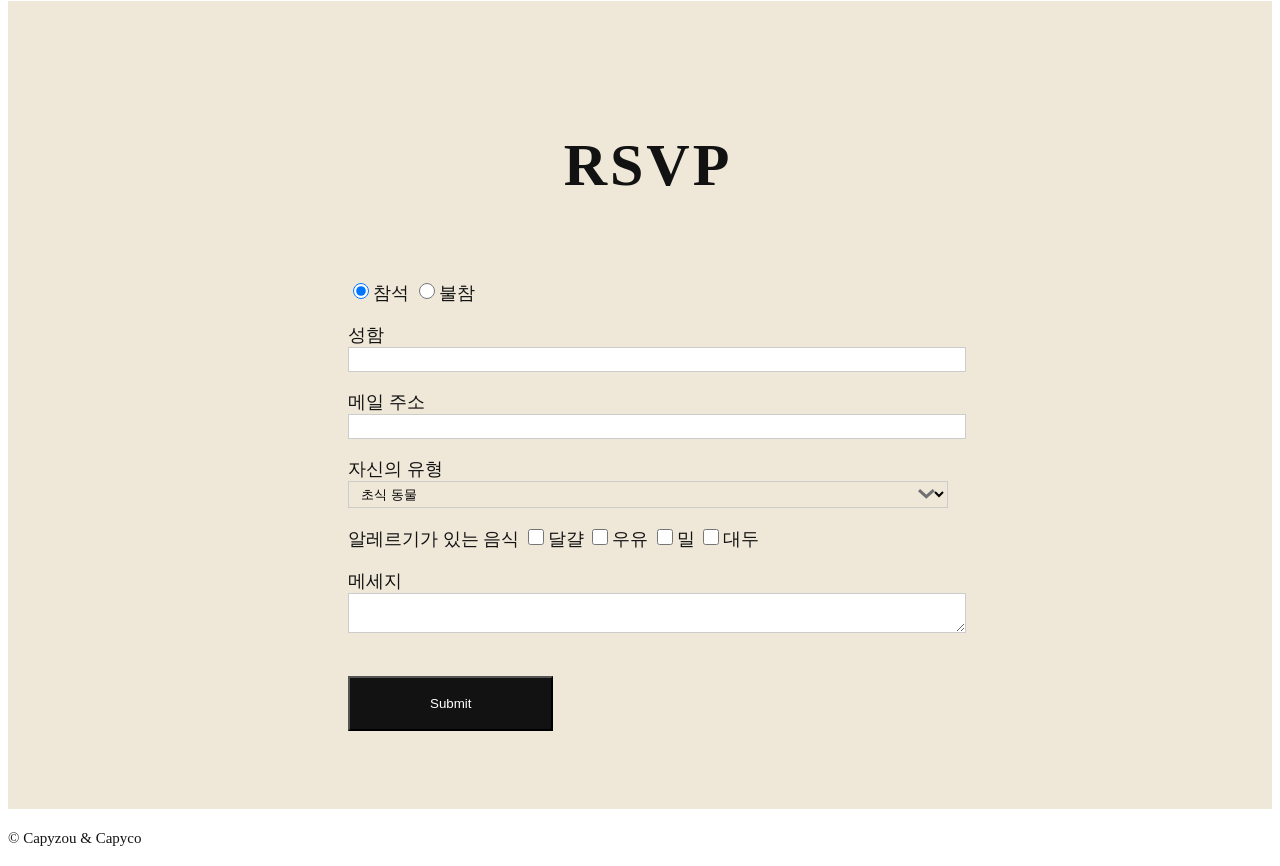
<file: kkk/soojungsahang.html>
<!doctype html>
<html lang="ko">
  <head>
    <meta charset="UTF-8" />
    <link rel="stylesheet" href="./CSS/soojungsahang.css" />
    <title>Wedding Party Invitation</title>
  </head>
  <body>
    <header>
      <div class="innerWrap">
        <h1>
          <img
            src="./assets/hero_text.png"
            alt="Welcome to Our Wedding Party"
          />
        </h1>
        <nav>
          <ul class="ffJosefin">
            <li><a href="#msgArea">Message</a></li>
            <li><a href="#dateArea">Date</a></li>
            <li><a href="#formArea">Form</a></li>
          </ul>
        </nav>
        <p class="ffJosefin scroll">
          Scroll<br /><img src="./assets/bar.png" alt="" />
        </p>
      </div>
    </header>

    <main>
      <!-- Message -->
      <section class="msgSec" id="msgArea">
        <div class="innerWrap">
          <h2>Message</h2>
          <p>
            금번 카피조우와 카피코는<br />
            웨딩 파티를 개최하게 되었습니다.<br />
          </p>
          <p>
            바쁘시겠지만 부디 오셔서 축하해주시면 더없이 기쁘겠습니다.<br />
            참석 여부는 페이지 하단 폼을 통해 알려주실 수 있습니다.<br />
          </p>
          <p class="illust">
            <img src="./assets/message_img.png" alt="카피조우와 카피코" />
          </p>
        </div>
      </section>

      <!-- Date -->
      <section class="dateSec" id="dateArea">
        <div class="innerWrap">
          <h2>Save the Date</h2>

          <!-- 핵심 수정 영역 -->
          <div class="layoutWrap">
            <!-- 이미지 -->
            <p class="photo">
              <img src="./assets/date_img.jpg" alt="" />
            </p>

            <!-- 텍스트 묶음 -->
            <div class="textWrap">
              <p>
                3023.8.8 Thu<br />
                Start 18:30-
              </p>

              <section>
                <h3>Access</h3>
                <p>
                  나뭇잎길 1-2-3<br />
                  Ristorante Capita에서<br />
                  02-XXXX-XXXX<br />
                </p>
              </section>
            </div>
          </div>
        </div>
      </section>

      <!-- Form -->
      <section class="formSec" id="formArea">
        <div class="innerWrap">
          <h2>RSVP</h2>
          <form action="">
            <p>
              <input
                type="radio"
                name="attend"
                value="참석"
                checked="checked"
              />참석
              <input type="radio" name="attend" value="불참" />불참
            </p>
            <p>성함 <input type="text" name="user_name" /></p>
            <p>메일 주소 <input type="email" name="user_email" /></p>
            <p>
              자신의 유형
              <select name="user_type">
                <option value="초식 동물">초식 동물</option>
                <option value="육식 동물">육식 동물</option>
                <option value="인간">인간</option>
              </select>
            </p>
            <p>
              알레르기가 있는 음식
              <input type="checkbox" name="allergy" value="달걀" />달걀
              <input type="checkbox" name="allergy" value="우유" />우유
              <input type="checkbox" name="allergy" value="밀" />밀
              <input type="checkbox" name="allergy" value="대두" />대두
            </p>
            <p>메세지 <textarea name="message"></textarea></p>
            <p><input type="submit" name="Send" /></p>
          </form>
        </div>
      </section>
    </main>

    <footer>
      <p><small>© Capyzou & Capyco</small></p>
    </footer>
  </body>
</html>
</file>
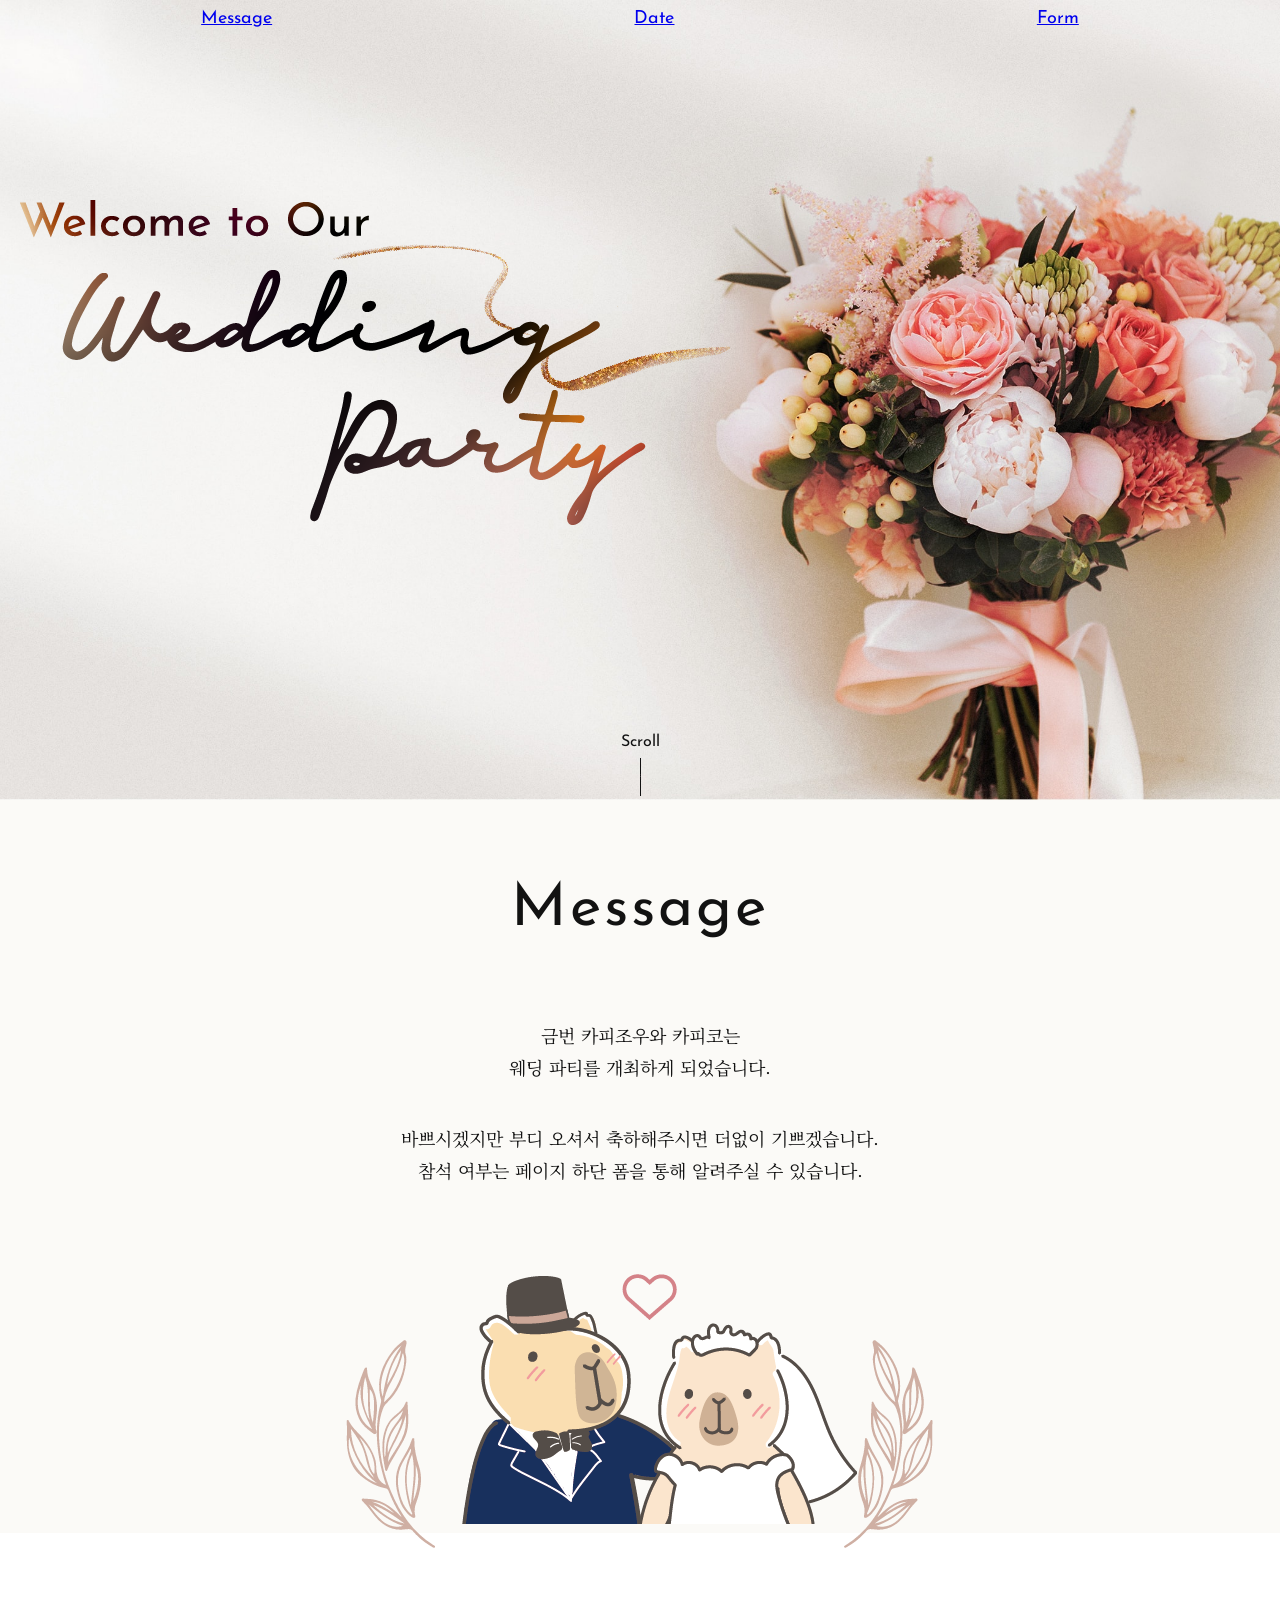
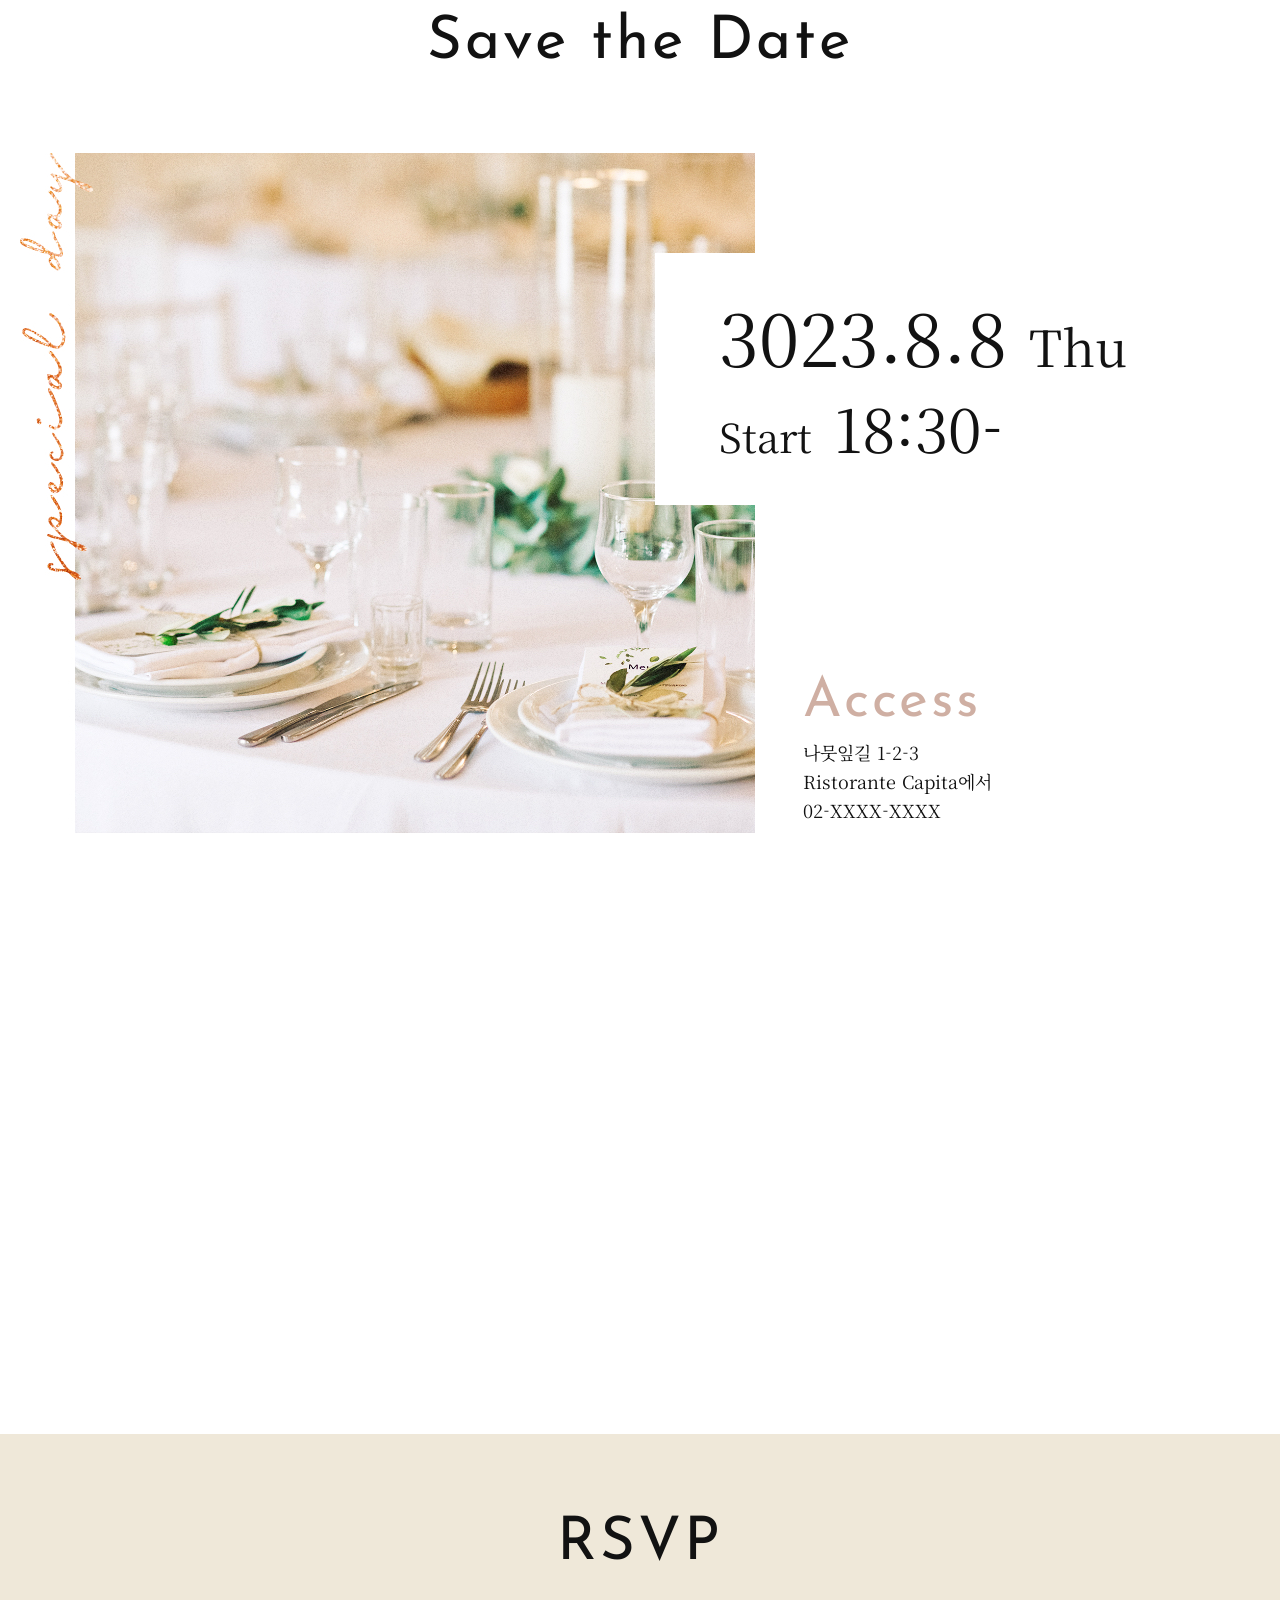
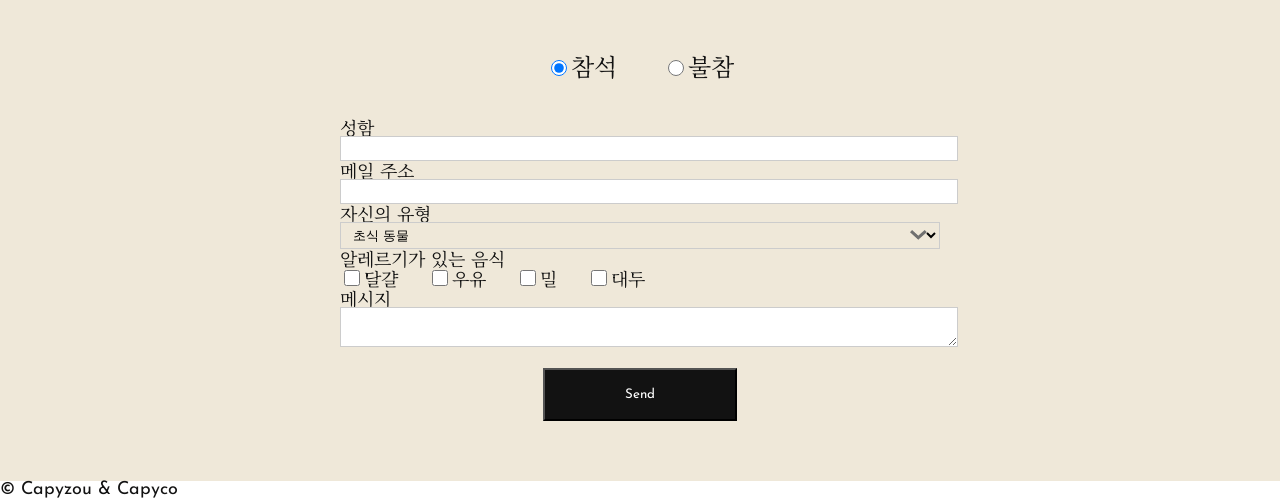
<file: kkk/wedding0423.html>
<!doctype html>
<html lang="ko">
  <head>
    <meta charset="UTF-8" />
    <link rel="stylesheet" href="./CSS/reset.css"/>
    <link rel="preconnect" href="https://fonts.googleapis.com" />
    <link rel="preconnect" href="https://fonts.gstatic.com" crossorigin />
    <link
      href="https://fonts.googleapis.com/css2?family=Josefin+Sans&family=Noto+Serif+KR&display=swap"
      rel="stylesheet"
    />
    <link rel="stylesheet" href="./CSS/soojungsahang.css" />
    <!-- ←여러분의 작업 파일에는 css/style.css가 들어갑니다 -->
    <title>Wedding Party Invitation</title>
  </head>
  <body>
    <header>
      <div class="innerWrap">
        <h1>
          <img src="./assets/hero_text.png" alt="Welcome to Our Wedding Party" />
        </h1>
        <nav>
          <ul class="ffJosefin">
            <li><a href="#msgArea">Message</a></li>
            <li><a href="#dateArea">Date</a></li>
            <li><a href="#formArea">Form</a></li>
          </ul>
        </nav>
        <p class="scroll ffJosefin">
          Scroll<br /><img src="./assets/bar.png" alt="" />
        </p>
      </div>
    </header>
    <main>
      <section class="msgSec" id="msgArea">
        <div class="innerWrap">
          <h2 class="ffJosefin">Message</h2>
          <p>
            금번 카피조우와 카피코는<br />
            웨딩 파티를 개최하게 되었습니다.<br />
          </p>
          <p>
            바쁘시겠지만 부디 오셔서 축하해주시면 더없이 기쁘겠습니다.<br />
            참석 여부는 페이지 하단 폼을 통해 알려주실 수 있습니다.<br />
          </p>
          <p class="illust">
            <img src="./assets/message_img.png" alt="카피조우와 카피코" />
          </p>
        </div>
      </section>
      <section class="dateSec" id="dateArea">
        <div class="innerWrap">
          <h2 class="ffJosefin">Save the Date</h2>
          <div class="layoutWrap">
            <p><img src="./assets/date_img.jpg" alt="" /></p>
            <div>
              <p class="dateDetailSec">
                3023.8.8 <span class="word1">Thu</span><br/>
                <span class="word2">Start</span> 
                <span class="word3">18:30-</span>
                <!-- span의 기능: 부분적으로 클래스를 설정할 수 있음. -->
              </p>
              <section class="accessSec">
                <h3 class="ffJosefin">Access</h3>
                <p>
                  나뭇잎길 1-2-3<br />
                  Ristorante Capita에서<br />
                  02-XXXX-XXXX<br />
                </p>
              </section>
            </div>
          </div>
        </div>
      </section>
      <section class="formSec" id="formArea">
        <div class="innerWrap">
          <h2 class="ffJosefin">RSVP</h2>
          <form action="" method="">
            <p class="attendRadio">
              <label
                ><input
                  type="radio"
                  name="attend"
                  value="참석"
                  checked="checked"
                />참석</label
              >
              <label
                ><input type="radio" name="attend" value="불참" />불참</label
              >
            </p>
            <p>성함<input type="text" name="user_name" /></p>
            <p>메일 주소<input type="email" name="user_mail" /></p>
            <p>
              자신의 유형
              <select name="user_type">
                <option value="초식 동물">초식 동물</option>
                <option value="육식 동물">육식 동물</option>
                <option value="인간">인간</option>
              </select>
            </p>
            <p class="allergyCheck">
              알레르기가 있는 음식<br />
              <label
                ><input
                  type="checkbox"
                  name="allergy"
                  value="달걀"
                />달걀</label
              >
              <label
                ><input
                  type="checkbox"
                  name="allergy"
                  value="우유"
                />우유</label
              >
              <label
                ><input type="checkbox" name="allergy" value="밀" />밀</label
              >
              <label
                ><input
                  type="checkbox"
                  name="allergy"
                  value="대두"
                />대두</label
              >
            </p>
            <p>
              메시지
              <textarea name="message"></textarea>
            </p>
            <p class="submitBtn">
              <input type="submit" value="Send" class="ffJosefin" />
            </p>
          </form>
        </div>
      </section>
    </main>
    <footer class="ffJosefin">
      <p><small>© Capyzou & Capyco</small></p>
    </footer>
  </body>
</html>
</file>
<file: work/css/style.css>
@charset "utf-8";
body {
  font-family: 'Noto Serif KR', serif;
  font-size: 18px;
  color: #121212;
}
.ffJosefin {
  font-family: 'Josefin Sans',sans-serif;
}
.innerWrap {
  width: 1240px;
  margin: 0 auto;
  padding: 80px 20px 0;
}
main h2 {
  text-align: center;
  font-size: 60px;
  letter-spacing: .05em;
  margin-bottom: 80px;
}
header {
  background: url(../images/hero.jpg) no-repeat right center/cover;
}
header .innerWrap {
  height: 720px;
  position: relative;
}
header h1 {
  padding-top: 120px;
}
header .scroll {
  position: absolute;
  left: 0;
  bottom: 0;
  width: 100%;
  text-align: center;
  font-size: 16px;
}
header .scroll img {
  margin-top: 8px;
}
header nav {
  position: fixed;
  top: 0;
  left: 0;
  width: 100%;
  z-index: 100;
}
header nav ul {
  display: flex;
  justify-content: space-around;
  width: 1240px;
  margin: 0 auto;
  padding: 10px 20px;
}
header nav ul li a:hover {
  text-decoration: underline;
}
.msgSec {
  background-color: #fbfaf7;
}
.msgSec p {
  text-align: center;
  line-height: 1.75;
  margin-bottom: 40px;
}
.msgSec p.illust {
  margin-top: 80px;
  margin-bottom: 0;
  position: relative;
}
.msgSec p.illust::before {
  content: url(../images/deco_left.png);
  position: absolute;
  left: 320px;
  bottom: -30px;
}
.msgSec p.illust::after {
  content: url(../images/deco_right.png);
  position: absolute;
  right: 320px;
  bottom: -30px;
}
.dateSec {
  background-color: #ffffff;
  padding-bottom: 120px;
}
.dateSec .layoutWrap {
  display: flex;
}
.dateSec .layoutWrap > p {
  flex-basis: 735px;
}
.dateSec .layoutWrap > div {
  flex-basis: 465px;
  padding-top: 100px;
}
.dateSec .dateDetailSec {
  font-size: 72px;
  margin: 0 0 170px -100px;
  background-color: #ffffff;
  padding: 40px 64px;
  line-height: 1.2;
}
.word1 {font-size: 50px;}
.word2 {font-size: 40px;}
.word3 {font-size: 60px;}
.accessSec {
  margin-left: 48px;
}
.accessSec h3 {
  color: #cfafa3;
  font-size: 55px;
  letter-spacing: .05em;
  margin-bottom: 8px;
}
.accessSec p {
  line-height: 1.6;
}
.formSec {
  background-color: #efe8d9;
  padding-bottom: 60px;
}
form {
  width: 600px;
  margin: 0 auto;
}
input[type="text"],
input[type="email"],
select,
textarea {
  border: 1px solid #cccccc;
  background-color: #ffffff;
  width: 100%;
  margin-top: 5px;
  padding: 4px 8px;
}
input[type="radio"],
input[type="checkbox"] {
  width: 16px;
  height: 16px;
  vertical-align: baseline;
  margin-right: 4px;
}
.attendRadio {
  text-align: center;
  margin-bottom: 40px;
}
.attendRadio label {
  margin: 0 20px;
  font-size: 24px;
}
.allergyCheck label {
  margin-right: 24px;
}
select {
  background: #ffffff url(../images/arrow.png) no-repeat 98% 50%/17px 10px;
}
textarea {
  height: 148px;
  margin-bottom: 30px;
}
form > p {
  line-height: 1.4;
  margin-bottom: 20px;
}
.submitBtn {
  text-align: center;
}
input[type="submit"] {
  background-color: #121212;
  color: #ffffff;
  padding: 18px 80px;
}
footer {
  background-color: #c7887f;
  color: #f3e9e5;
  padding: 14px 10px 20px;
  text-align: center;
}
.dateSec {
  margin-bottom: 480px;
}
.dateSec::after {
  content: "";
  position: fixed;
  left: 0;
  top: 0;
  width: 100%;
  height: 100%;
  background: url(../images/bg.jpg) no-repeat center/cover;
  z-index: -1;
}
input[type="submit"]:hover {
  background-color: #c7887f;
  margin-left: 20px;
  transition-property: background-color,margin-left;
  transition-duration: 300ms;
  transition-timing-function: ease-in;
  transition-delay: 0ms;
}
@keyframes scrollAnimation {
  0% {
    transform: scaleY(0);
    transform-origin: top;
  }
  50% {
    transform: scaleY(1);
    transform-origin: top;
  }
  50.1% {
    transform: scaleY(1);
    transform-origin: bottom;
  }
  100% {
    transform: scaleY(0);
    transform-origin: bottom;
  }
}
header .scroll img {
  animation-name: scrollAnimation;
  animation-duration: 1.8s;
  animation-timing-function: ease-out;
  animation-iteration-count: infinite;
}
</file>
<file: CSS/style.css>
@charset "UTF-8";

body {
  background-image: url(../assets/bg.png);
  font-size: 16px;
  color: #333333;
}

header {
  width: 1240px;
  margin: 0 auto 44px;
}

h1 {
  text-align: center;
  padding: 20px 0px 16px;
}
/* header 안에 있는 nav 안에 있는 ul */
header nav ul {
  display: flex;
  justify-content: center;
  /* justify는 중앙정렬과 같은뜻임. */
  border-top: 2px solid #7c5d48;
  border-bottom: 2px solid #7c5d48;
  background-color: rgba(255, 255, 255, 0.42);
  /* rgba는 투명도를 조절할 수 있다. */
  padding: 12px 0px 10px;
  list-style: none;
}
header nav ul li {
  margin: 0px 20px;
}
header nav ul li a {
  font-size: 22px;
  font-weight: bold;
  color: #7c5d48;
  text-decoration: none;
}
/* 7교시 여기까지 */
/* a태그에 마우스를 올리면! hover */
header nav ul li a:hover {
  text-decoration: underline double #eb7a92 2px;
  /* 밑줄두줄 생기고 핑크색으로 2px굵기로 */
}
div {
  width: 1240px;
  margin: 0 auto 50px;
  display: flex;
  justify-content: space-between;
  /*양쪽정렬 */
  /* 자식들이 나란히 */
  /* div안에 class같은거 추가해서 구별하겠다.<div class=어쩌구 이런식으로 여러개의 div연결
   */
}
main {
  flex-basis: 920px;
  background-color: #ffffff;
  border-radius: 16px;
  padding: 62px 72px 32px 72px;
  box-shadow: 0px 0px 8px rgba(0, 0, 0, 0.16);
  /* inset은 안쪽으로 그림자 표현 */
  /* 그럼자효과까지 줄 수 있음.8px은 얼마나 멀리 가는지.)*/
}

aside {
  flex-basis: 284px;
}
/* 화면공간이 부족하거나 남는 경우 설정된 920픽셀을 기준으로 늘어나거나 줄어들 준비
유연한 시장상태(유동적) 너비는 고정적 * 부모 박스 설정에 따라 변할수있음. */

aside nav {
  border-radius: 16px;
  background-color: #ffffff;
  box-shadow: 0px 0px 9px rgba(0, 0, 0, 0.16);
  padding: 62px 52px 32px 32px;
  padding-bottom: 24px;
}
  
aside nav h2 {
  margin-bottom: 18px;
  font-size: 22px;
  font-weight: bold;
  color: #7c5d48;
}

aside nav ul {
  font-size: 14px;
}

.categoryNav ul li {
  list-style-type: square;
  color: #7c5d48;
  margin: 0 0 16px 20px;
}
.categoryNav ul li a {
  color:  #333333;
}

.recentNav ul li {
  border-bottom: 1px solid #7c5d48;
  padding-bottom: 10px;
  margin-bottom: 22px;
}

a {
  text-decoration: none;
}

.recentNav ul {
  height: 240px;
  overflow: hidden scroll;
}
/* 높이 높이니까 스크롤바 생김 1.수평스크롤바(hidden이여서 없음), 2.수직스크롤바*/
/*높이를 쓰지않으면 스크롤바 등장 안하고 화살표만 생겨서 함께 사용해야함. */
article h2 {
  font-size: 40px;
  font-weight: 500;
  /* 인지가 되는 폰트인지 확인 인지되지 않는 폰트는 보통으로 나옴. */
  margin-bottom: 8px;
}

time {
  background-color: #91c777;
  border-radius: 0px 22px 22px 22px;
  font-size: 18px;
  font-weight: bold;
  color: #ffffff;
  padding: 11px 23px 10px 18px;
  display: inline-block;
  /* display inline block을 설정하면 위 아래 약간의 padding이 자동으로 설정된다. 
  옆으로 글씨를 더 적어도 늘어난다.*/
}
.postdate {
  margin-bottom: 26px;
}
.eyecatch {
  margin-bottom: 26px;
}
/* article h3 {
  /* font-size: bold;
  font-weight: 600;
  color: #7c5d48;
} */ 

article h3 {
  border-bottom: 2px solid #6ab547;
  margin-bottom: 20px;
  font-size: 28px;
  font-weight: 600;
  background-image: url(../assets/h2_icon.png);
  background-repeat: no-repeat;
  /* 반복하지않을때 노 리핏 */
  background-position: left bottom;
  padding: 20px 10px 10px 48px;
  /* 백그라운드 이미지 넣을때 백그라운드보다 이미지가 작으면 알아서 잔뜩 넣어줌. */
}
article p {
  line-height: 1.6;
  /* 라인의 높이 넓히 1.6으로하는 것이랑 160%와 같음*/
  margin-bottom: 24px;
}

article section {
  margin: 50px;
}

  footer {
  background-color: #523f2e;
  color: #ffffff;
  width: 1240px;
  margin: 0 auto;      
  display: flex;
  justify-content: center;
  align-items: center;  
  padding: 20px 0;      
}
</file>
<file: CSS/rayout.css>
@charset "utf-8"
@import url('https://fonts.googleapis.com/css2?family=Noto+Sans:ital,wght@0,100..900;1,100..900&display=swap');
@import url('https://fonts.googleapis.com/css2?family=Josefin+Sans:ital,wght@0,100..700;1,100..700&family=Noto+Sans:ital,wght@0,100..900;1,100..900&display=swap');

body {
  font-family: 'Noto Sans', sans-serif;
  font-size: 18px;
  color: #121212;
}

.ffJosefin {
  font-family:'Josefin Sans', sans-serif;
}
/* 이미지나 영상, 태블릿, 모바일, PC용 3가지 준비(깨지니까) */

.innerWrap {
  border: 4px solid lightblue;
  width: 1240px;
  margin: 0 auto;
  padding: 80px 20px 0;
}

main h2 {
  text-align: center;
  font-size: 60px;
  letter-spacing: 0.05em;
  margin-bottom: 80px;
}
/*  em: 현재 폰트 크기에 비례한다. 폰트 크기가 커지면 간격도 자동으로 비례해서 늘어남. */
</file>
<file: kkk/CSS/soojungsahang.css>
@charset "utf-8";
body {
  font-family: 'Noto Serif KR', serif;
  font-size: 18px;
  color: #121212;
}
.ffJosefin {
  font-family: 'Josefin Sans',sans-serif;
}
.innerWrap {
  width: 1240px;
  margin: 0 auto;
  padding: 80px 20px 0;
}
main h2 {
  text-align: center;
  font-size: 60px;
  letter-spacing: .05em;
  margin-bottom: 80px;
}
header {
  background: url(../assets/hero.jpg) no-repeat right center/cover;
}
header .innerWrap {
  height: 720px;
  position: relative;
}
header h1 {
  padding-top: 120px;
}
header .scroll {
  position: absolute;
  left: 0;
  bottom: 0;
  width: 100%;
  text-align: center;
  font-size: 16px;
}
header .scroll img {
  margin-top: 8px;
}
header nav {
  position: fixed;
  top: 0;
  left: 0;
  width: 100%;
  z-index: 100;
}
header nav ul {
  display: flex;
  justify-content: space-around;
  width: 1240px;
  margin: 0 auto;
  padding: 10px 20px;
}
header nav ul li a:hover {
  text-decoration: underline;
}
.msgSec {
  background-color: #fbfaf7;
}
.msgSec p {
  text-align: center;
  line-height: 1.75;
  margin-bottom: 40px;
}
.msgSec p.illust {
  margin-top: 80px;
  margin-bottom: 0;
  position: relative;
}
.msgSec p.illust::before {
  content: url(../assets/deco_left.png);
  position: absolute;
  left: 320px;
  bottom: -30px;
}
.msgSec p.illust::after {
  content: url(../assets/deco_right.png);
  position: absolute;
  right: 320px;
  bottom: -30px;
}
.dateSec {
  background-color: #ffffff;
  padding-bottom: 120px;
}
.dateSec .layoutWrap {
  display: flex;
}
.dateSec .layoutWrap > p {
  flex-basis: 735px;
}
/* 플렉스베이시스;차지하는 영역 */
.dateSec .layoutWrap > div {
  flex-basis: 465px;
  padding-top: 100px;
}
.dateSec .dateDetailSec {
  font-size: 72px;
  margin: 0 0 170px -100px;
  background-color: #ffffff;
  padding: 40px 64px;
  line-height: 1.2;
}

.word1 {font-size: 50px;}
.word2 {font-size: 40px;}
.word3 {font-size: 60px;}

.accessSec {
  margin-left: 48px;
}

.accessSec h3 {
  color: #cfafa3;
  font-size: 55px;
  letter-spacing: 0.05em;
  margin-bottom: 8px;
}
.accessSec p {
  line-height: 1.6;
}
.formSec {
  background-color: #efe8d9;
  padding-bottom: 60px;
}

form {
  width: 600px;
  margin: 0 auto; 
}

input[type="text"],
input[type="email"],
select,
textarea {
  border: 1px solid #cccccc;
  background-color: #ffffff;
  width: 100%;
  padding: 4px 8px;
}

input[type="radio"],
input[type="checkbox"] {
  width: 16px;
  height: 16px;
  margin-right: 4px;
  vertical-align: baseline;
  /* 아래가 맞아야함. 폰트때문에 우리는 안맞지만..middle로도 조정가능*/
}

.attendRadio {
  text-align: center;
  margin-bottom: 40px; 
}
.attendRadio label {
  margin: 0 20px;
  font-size: 24px;
}

.allergyCheck label {
  margin-right: 24px;
}

select {
  background: url(../assets/arrow.png) no-repeat 98% 50%/17px 10px;
  /* 이미지/반복/위치XY /크기 */
  /*  /는 백그라운드 사이즈라는 뜻임. */
  /* arrow.png 이미지를 반복없이 
  오른쪽끝 98프로, 세로중앙 50프로에 배치하고 크기는 17X10px로 표시한다. */
}

.submitBtn {
 text-align: center;
}

input[type=submit] {
  background-color: #121212;
  color: #ffffff;
  padding: 18px 80px;  
}

textarea {
  margin-bottom: 20px;
}

.dateSec {
  margin-bottom: 480px;
}

.dateSec ::after {
  content: "";
  position: fixed;
  left: 0;
  top: 0;
  width: 100%;
  height: 100%;
  z-index: -1;
  background: url(../assets/bg.jpg) no-repeat center/cover;
}
/* 패럴렉스 밑에 이미지가 깔려있는것처럼 스크롤을 올리고 내려도 바탕이미지가 그대로 */
/* after,before쓸때는 content가 필수로 들어감. */
/* "" 양따옴표가 붙어 있을 경우 없다는 뜻으로 해석 */
/* content ""가 들어가지 않을 경우 이미지가 뜨지않음. */
</file>
